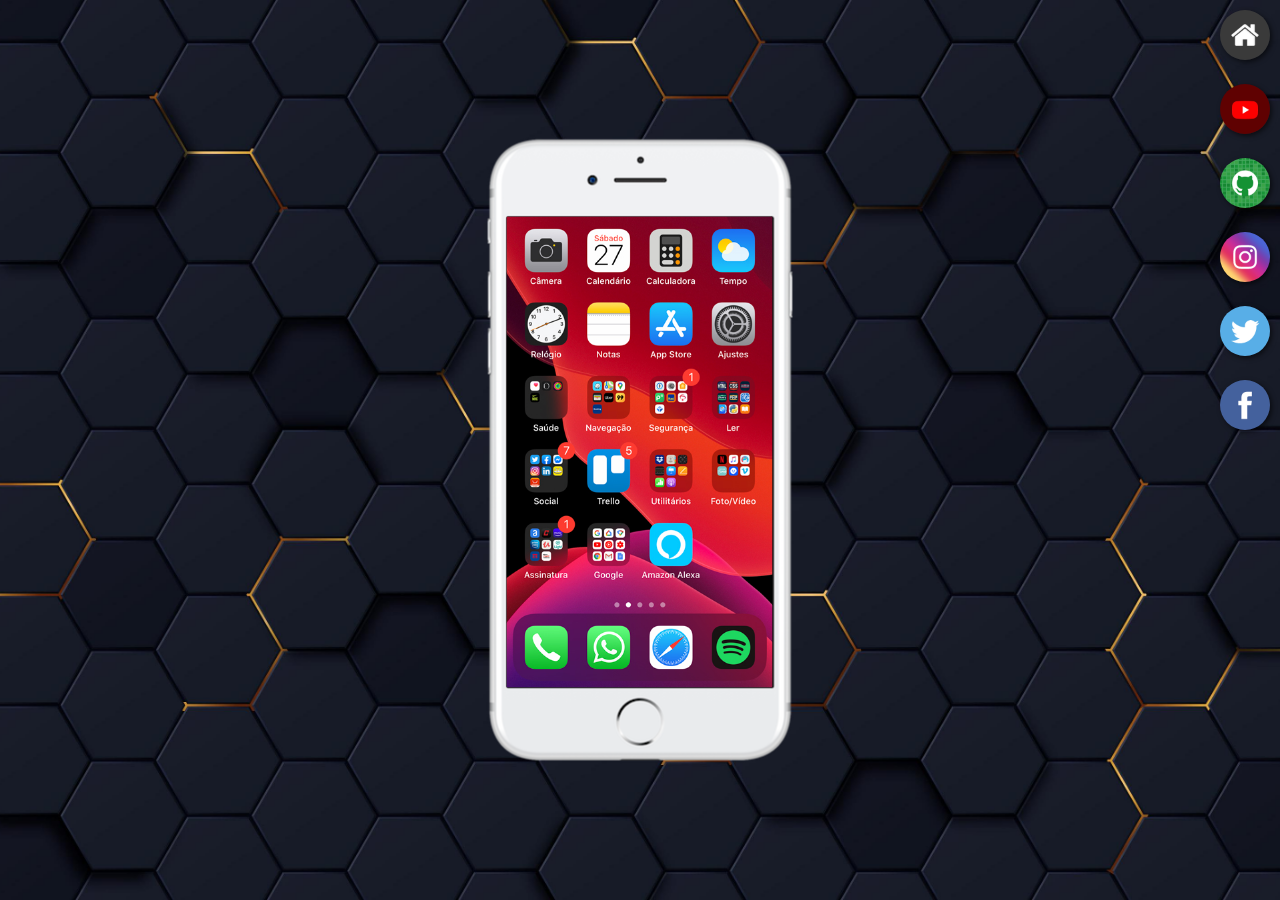
<file: index.html>
<!DOCTYPE html>
<html lang="pt-br">
<head>
    <meta charset="UTF-8">
    <meta name="viewport" content="width=device-width, initial-scale=1.0">
    <title>Projeto Redes Socias</title>
    <link rel="shortcut icon" href="favicon.ico" type="image/x-icon">
    <link rel="stylesheet" href="estilos/style.css">
</head>
<body>
    <main>
        <section id="telefone">
            <iframe src="home.html" name="tela" id="tela" frameborder="0">
                Seu navegador não é compatível com isso!
            </iframe>
        </section>
        <section id="redes-sociais">
            <a href="home.html" target="tela"><img src="imagens/logo-home.jpg" alt="Home"></a>  <br>
            <a href="youtube.html" target="tela"><img src="imagens/logo-youtube.jpg" alt="Youtube"></a> <br>
            <a href="github.html" target="tela"><img src="imagens/logo-github.jpg" alt="Github"></a> <br>
            <a href="instagram.html" target="tela"><img src="imagens/logo-instagram.jpg" alt="Instagram"></a> <br>
            <a href="twitter.html" target="tela"><img src="imagens/logo-twitter.jpg" alt="Twitter"></a> <br>
            <a href="facebook.html" target="tela"><img src="imagens/logo-facebook.jpg" alt="Facebook"></a>
        </section>
    </main>
</body>
</html>
</file>
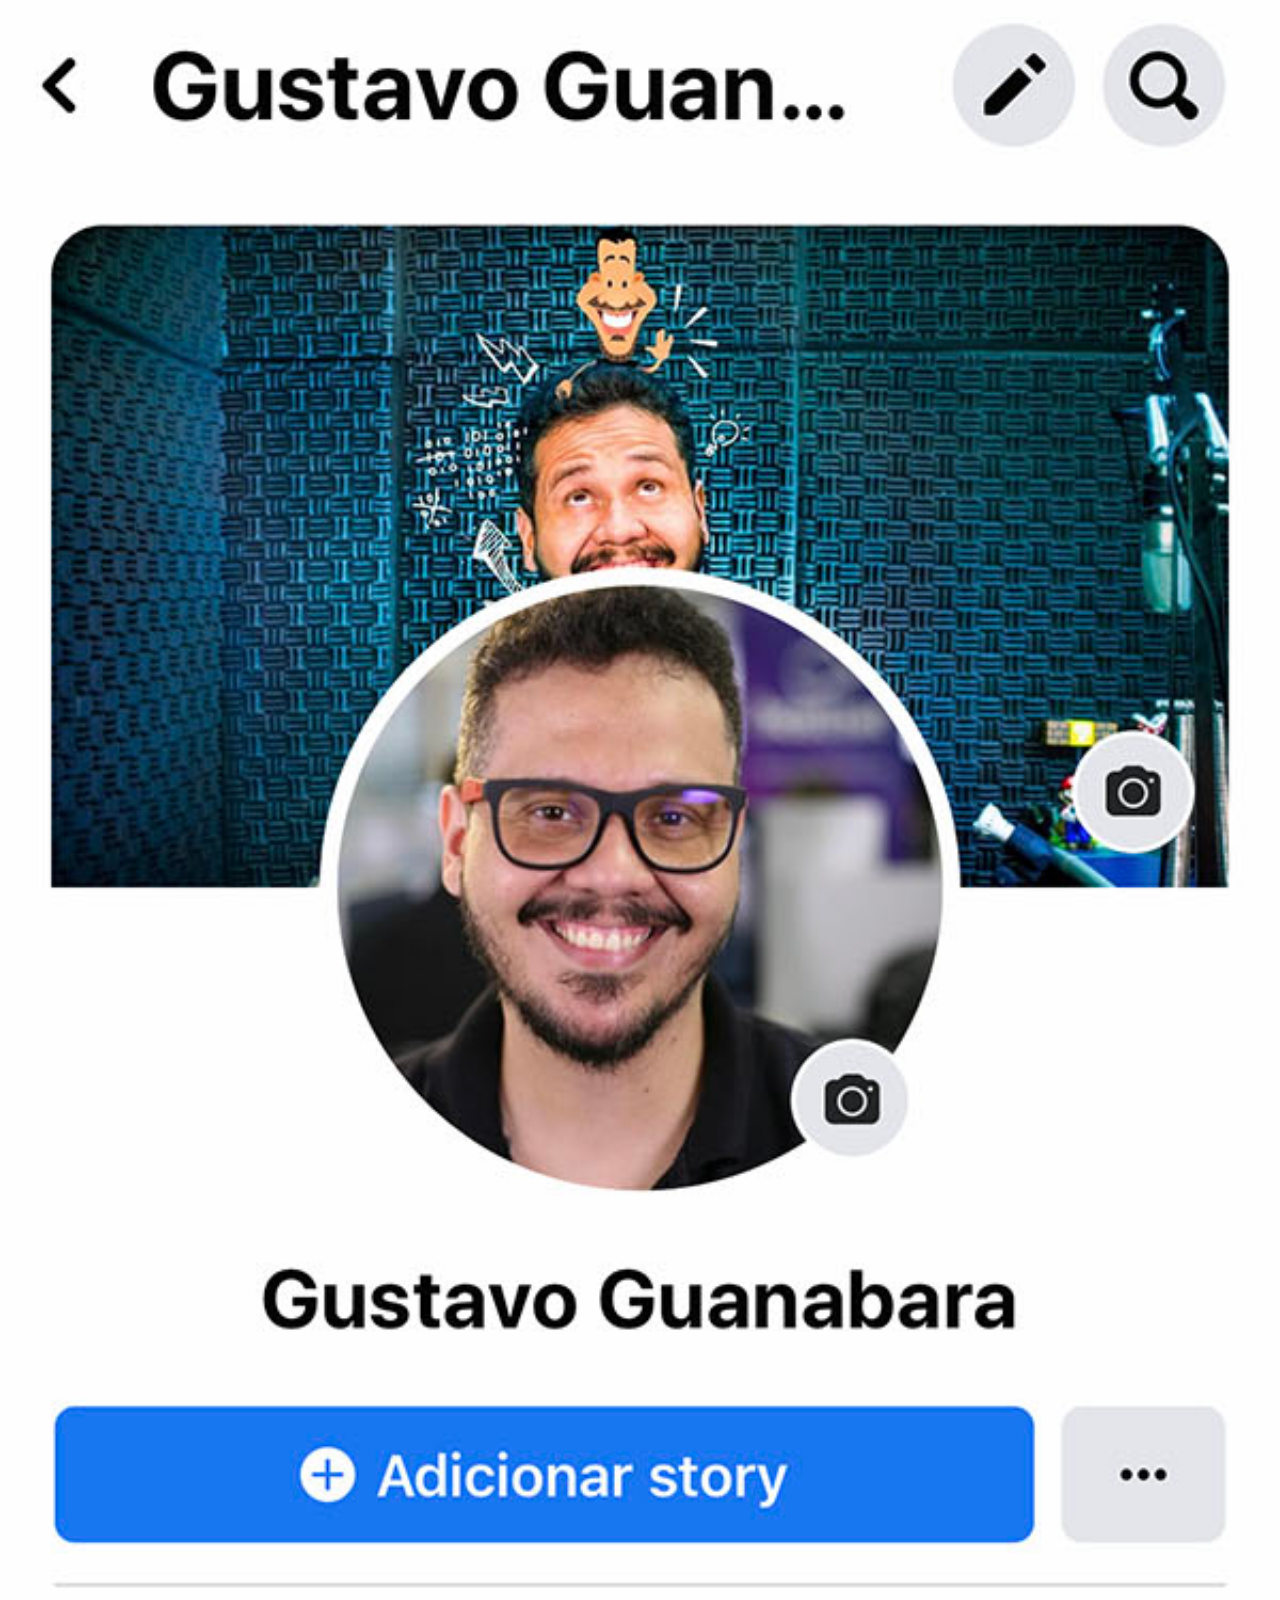
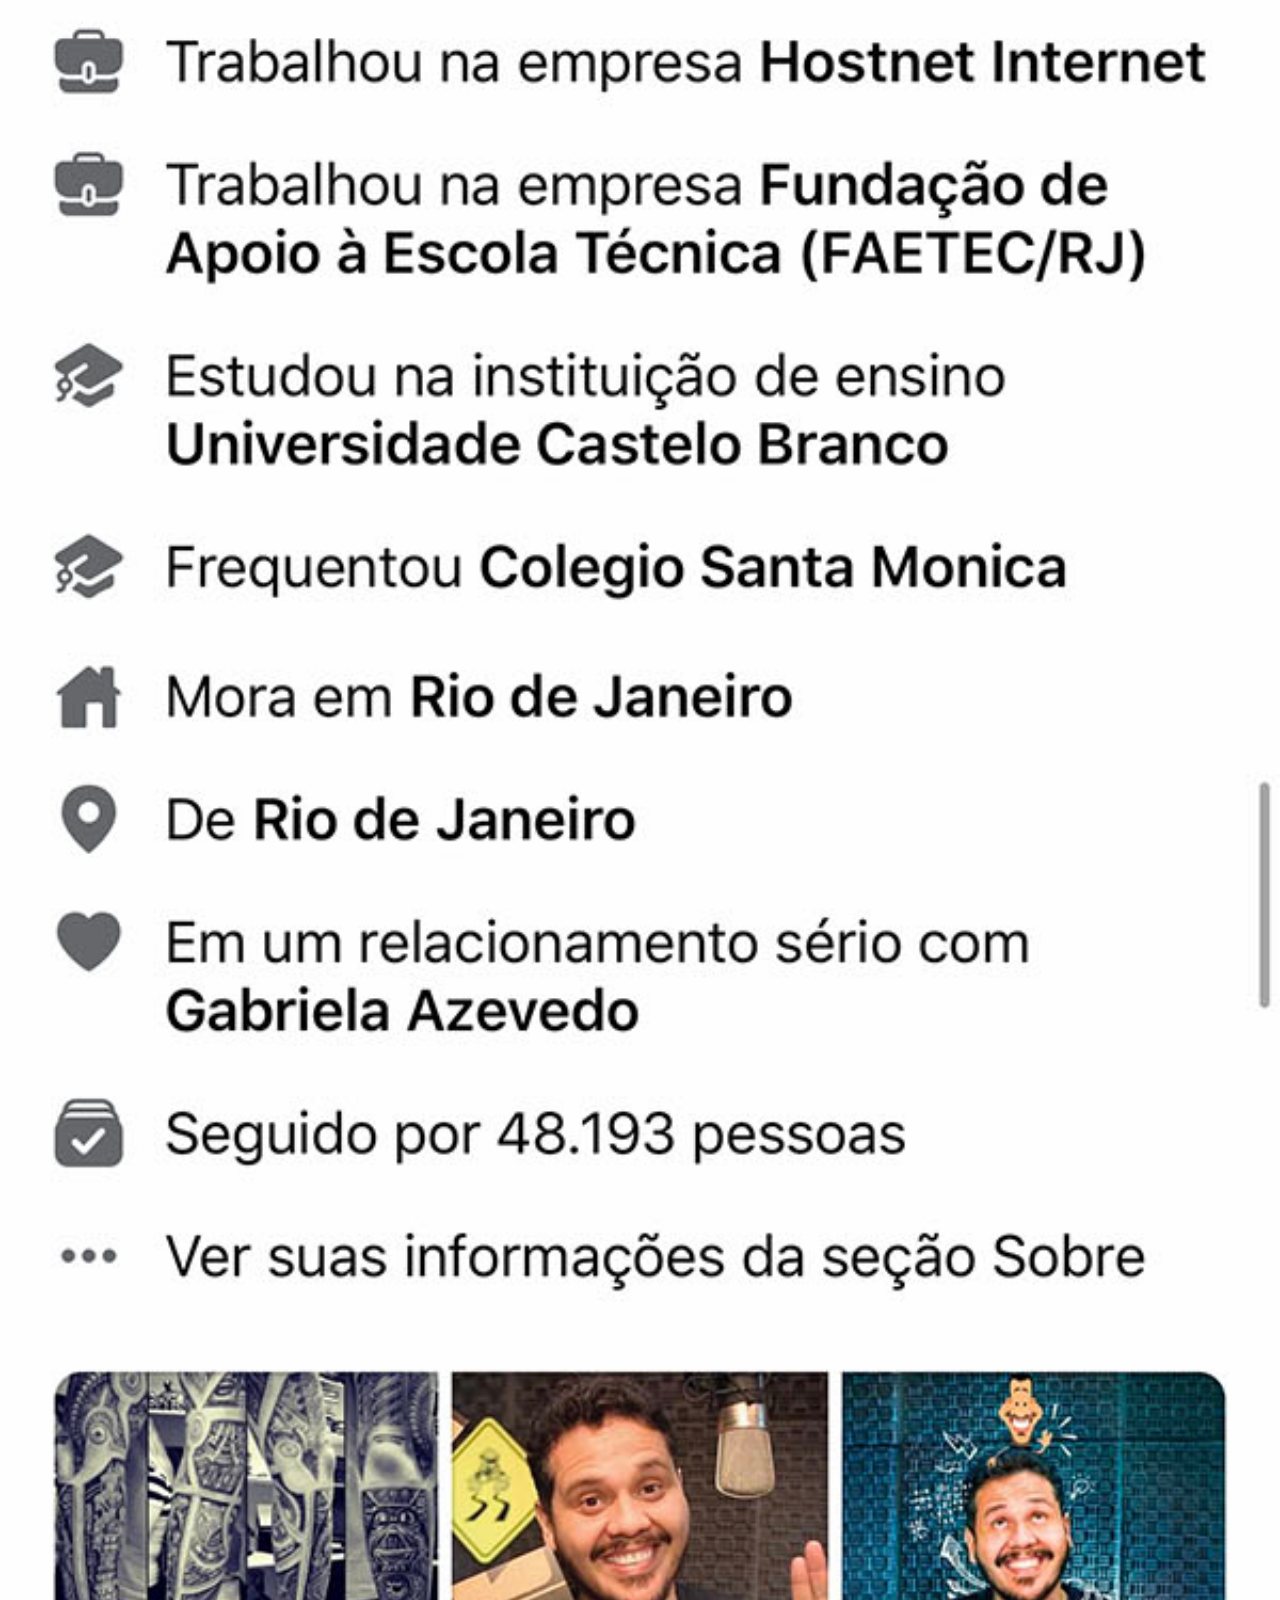
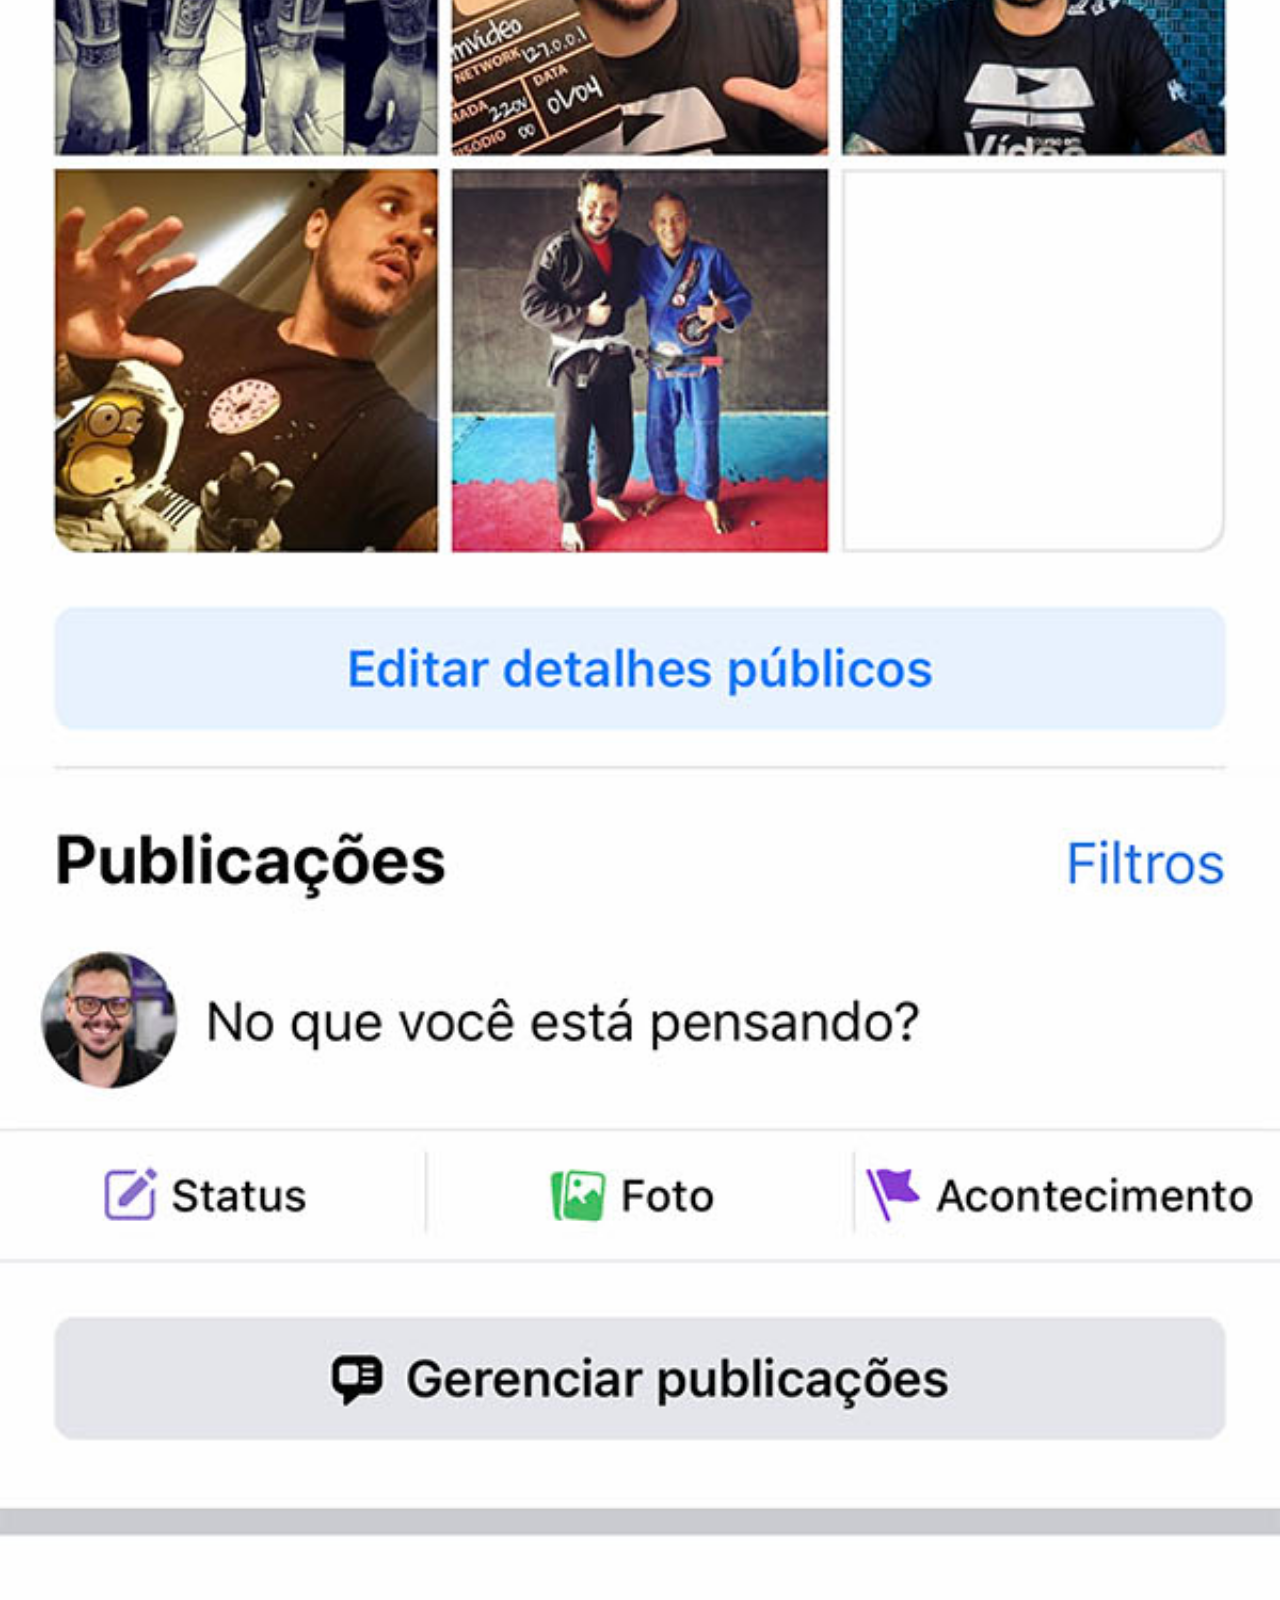
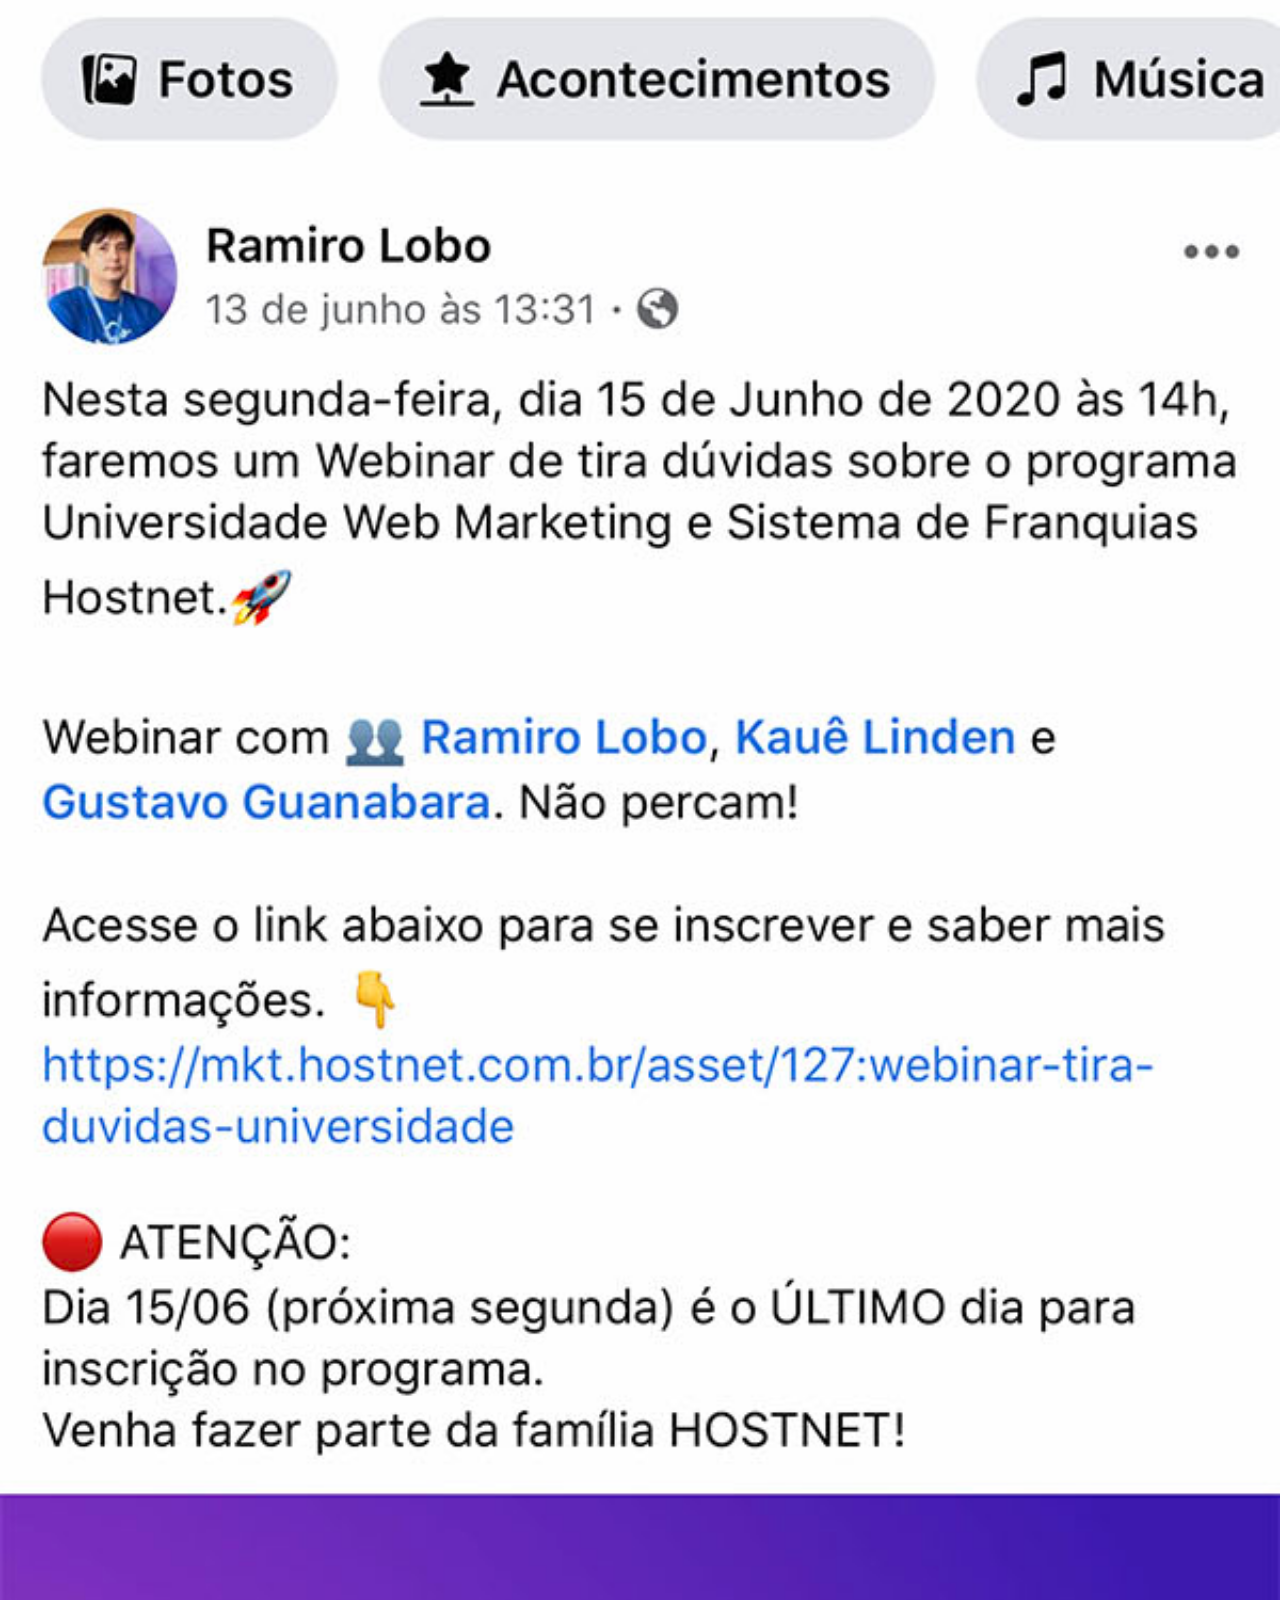
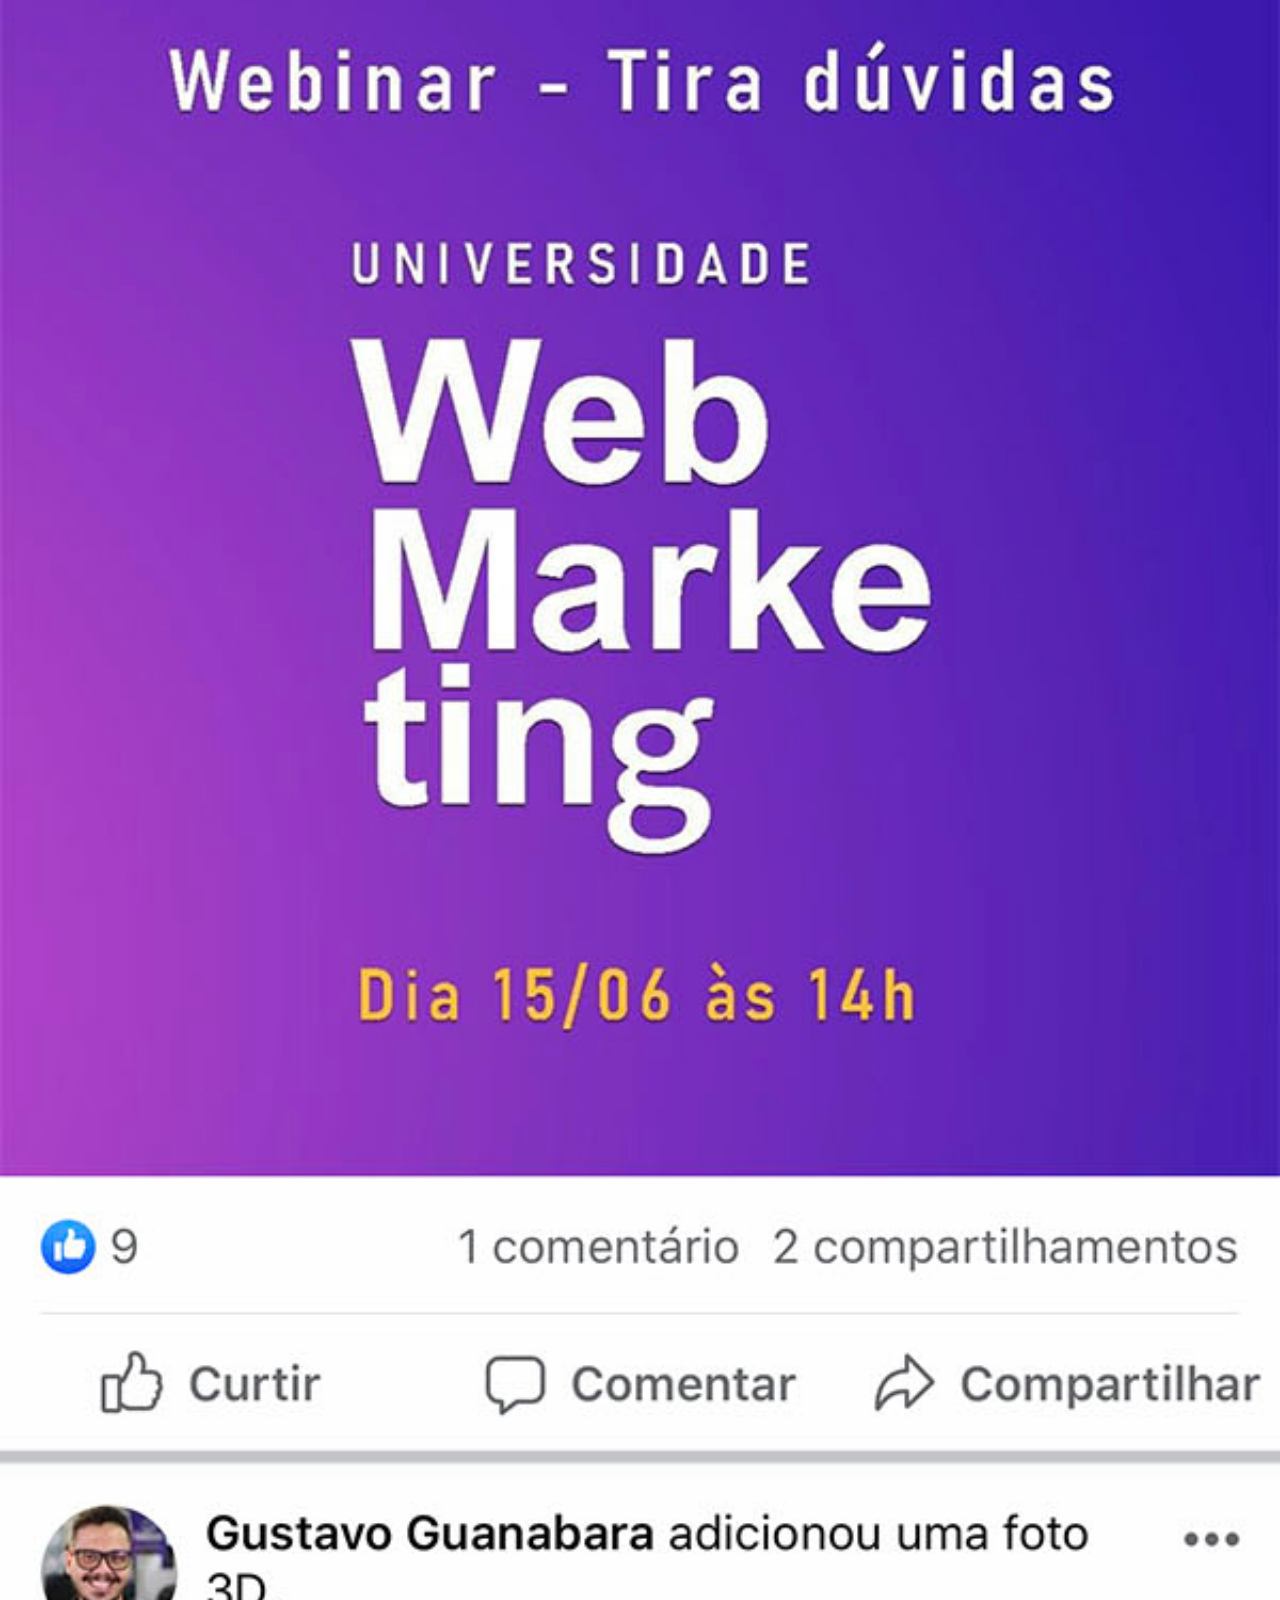
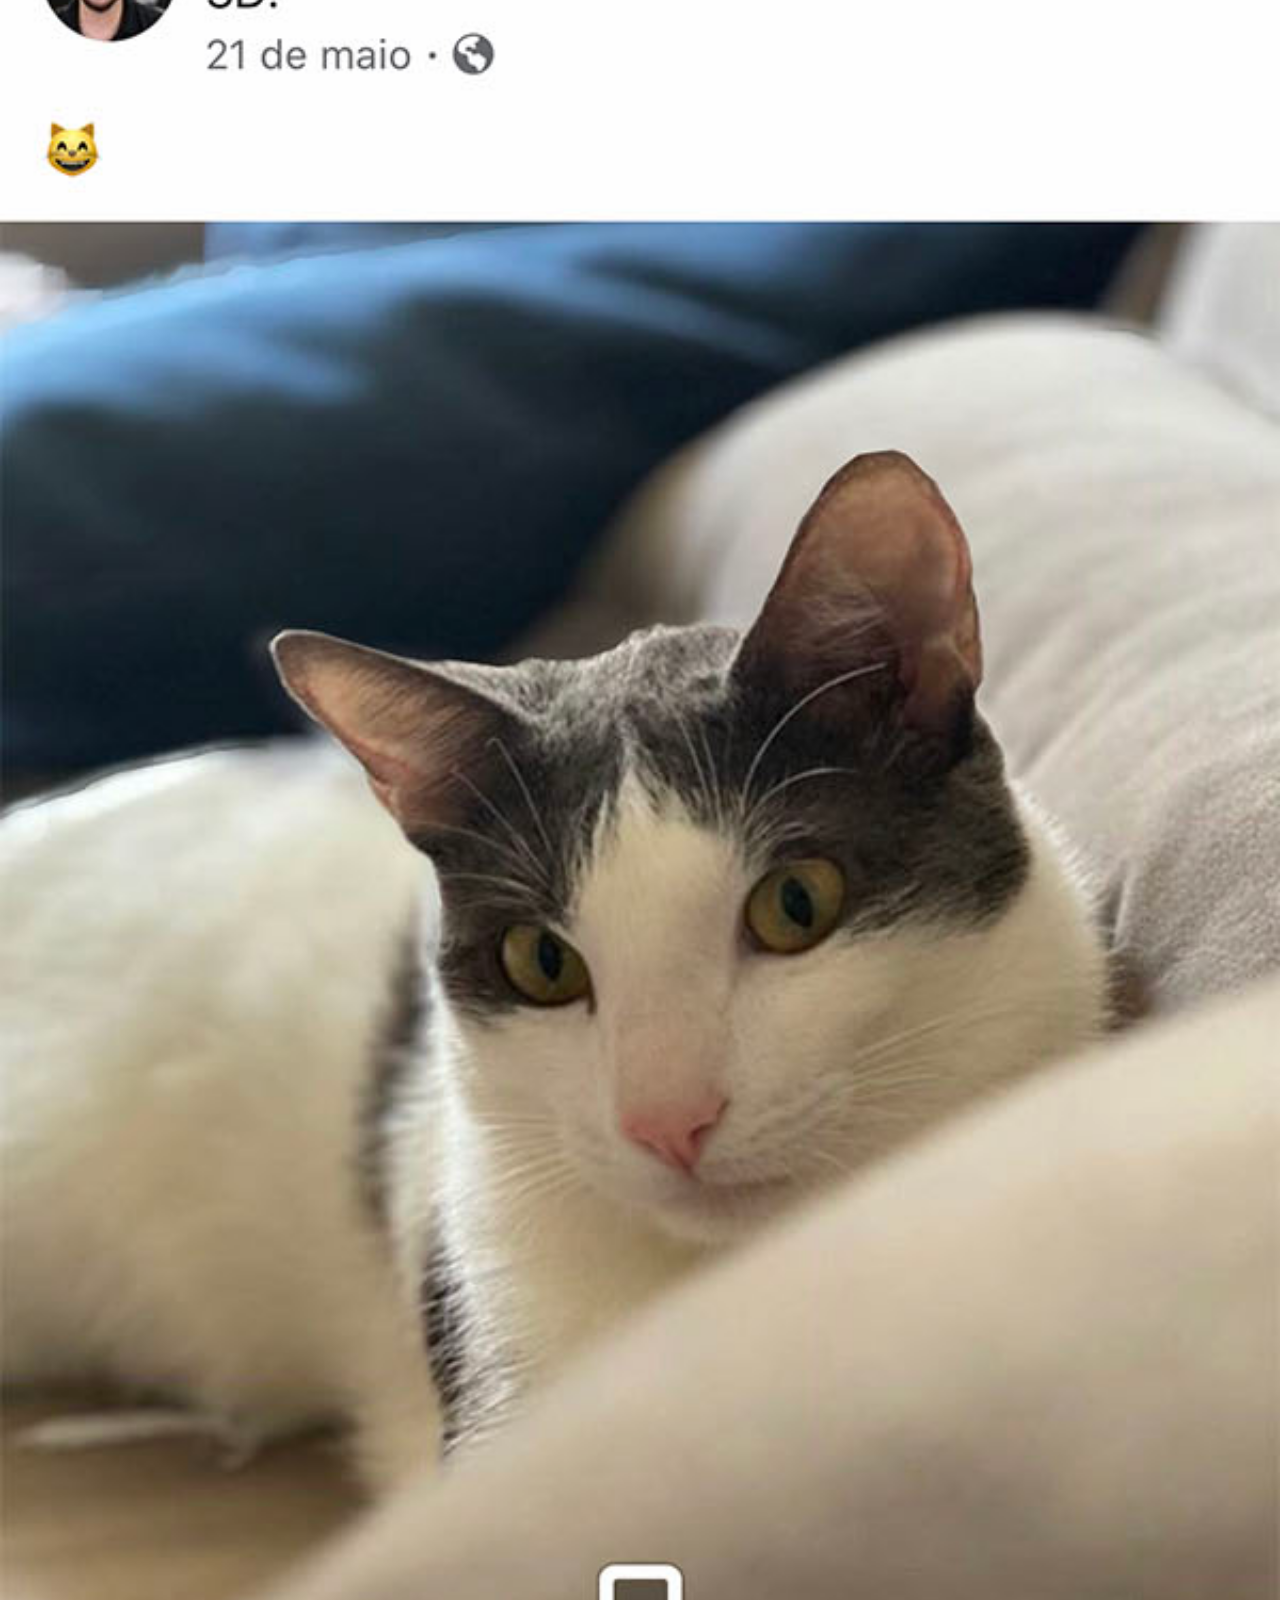
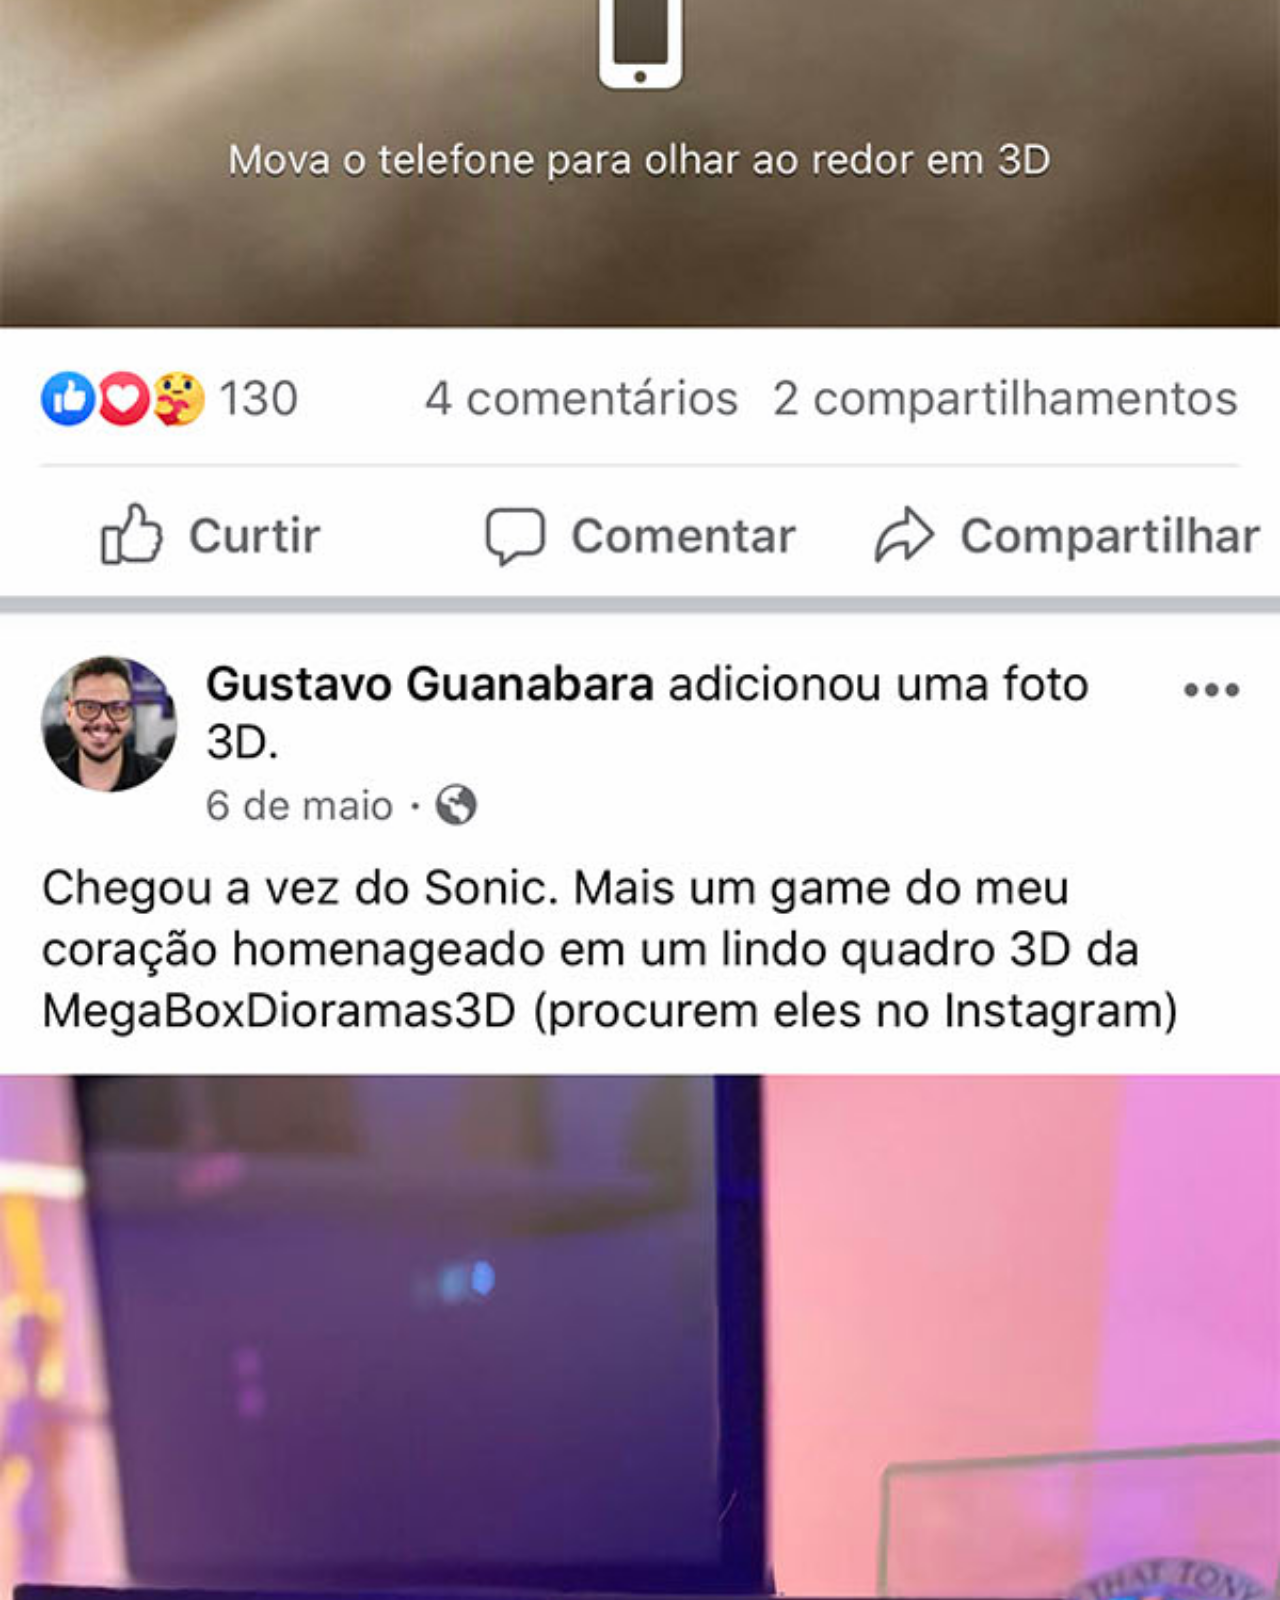
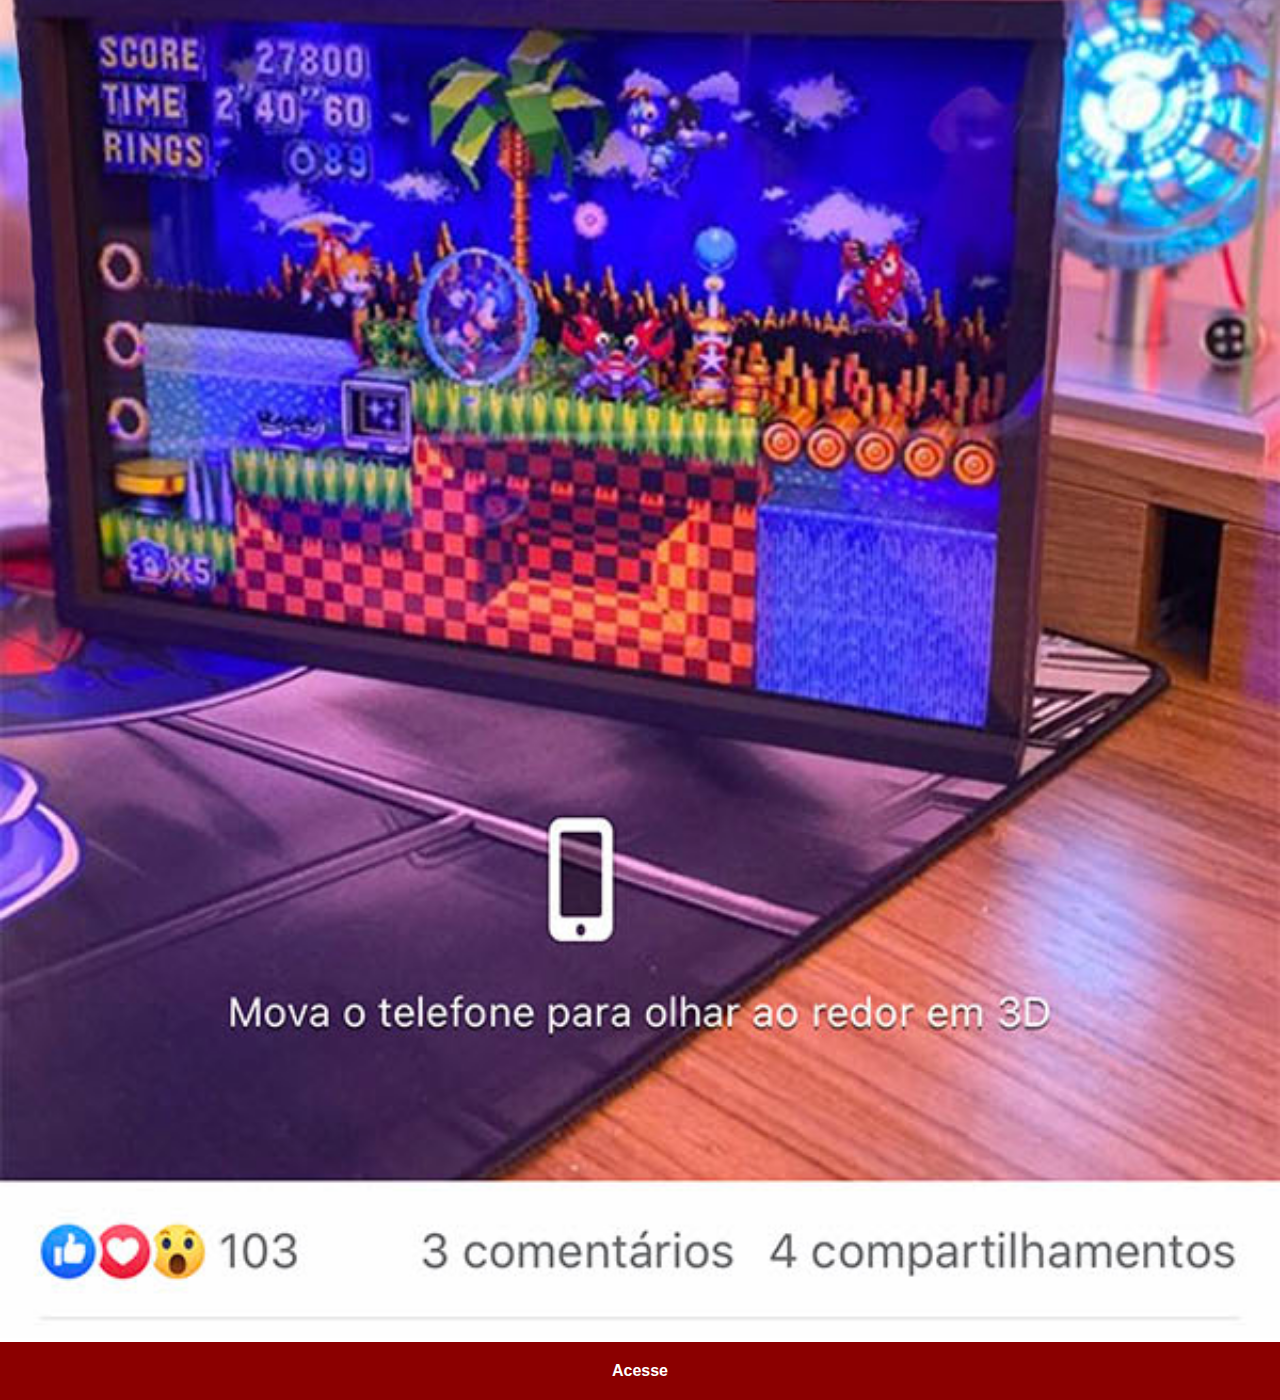
<file: facebook.html>
<!DOCTYPE html>
<html lang="pt-br">

<head>
    <meta charset="UTF-8">
    <meta name="viewport" content="width=device-width, initial-scale=1.0">
    <title>Facebook</title>
    <link rel="stylesheet" href="estilos/social.css">
</head>

<body>
    <img src="imagens/tela-facebook.jpg" alt="">
    <a href="#" target="_blank">Acesse</a>
</body>

</html>
</file>
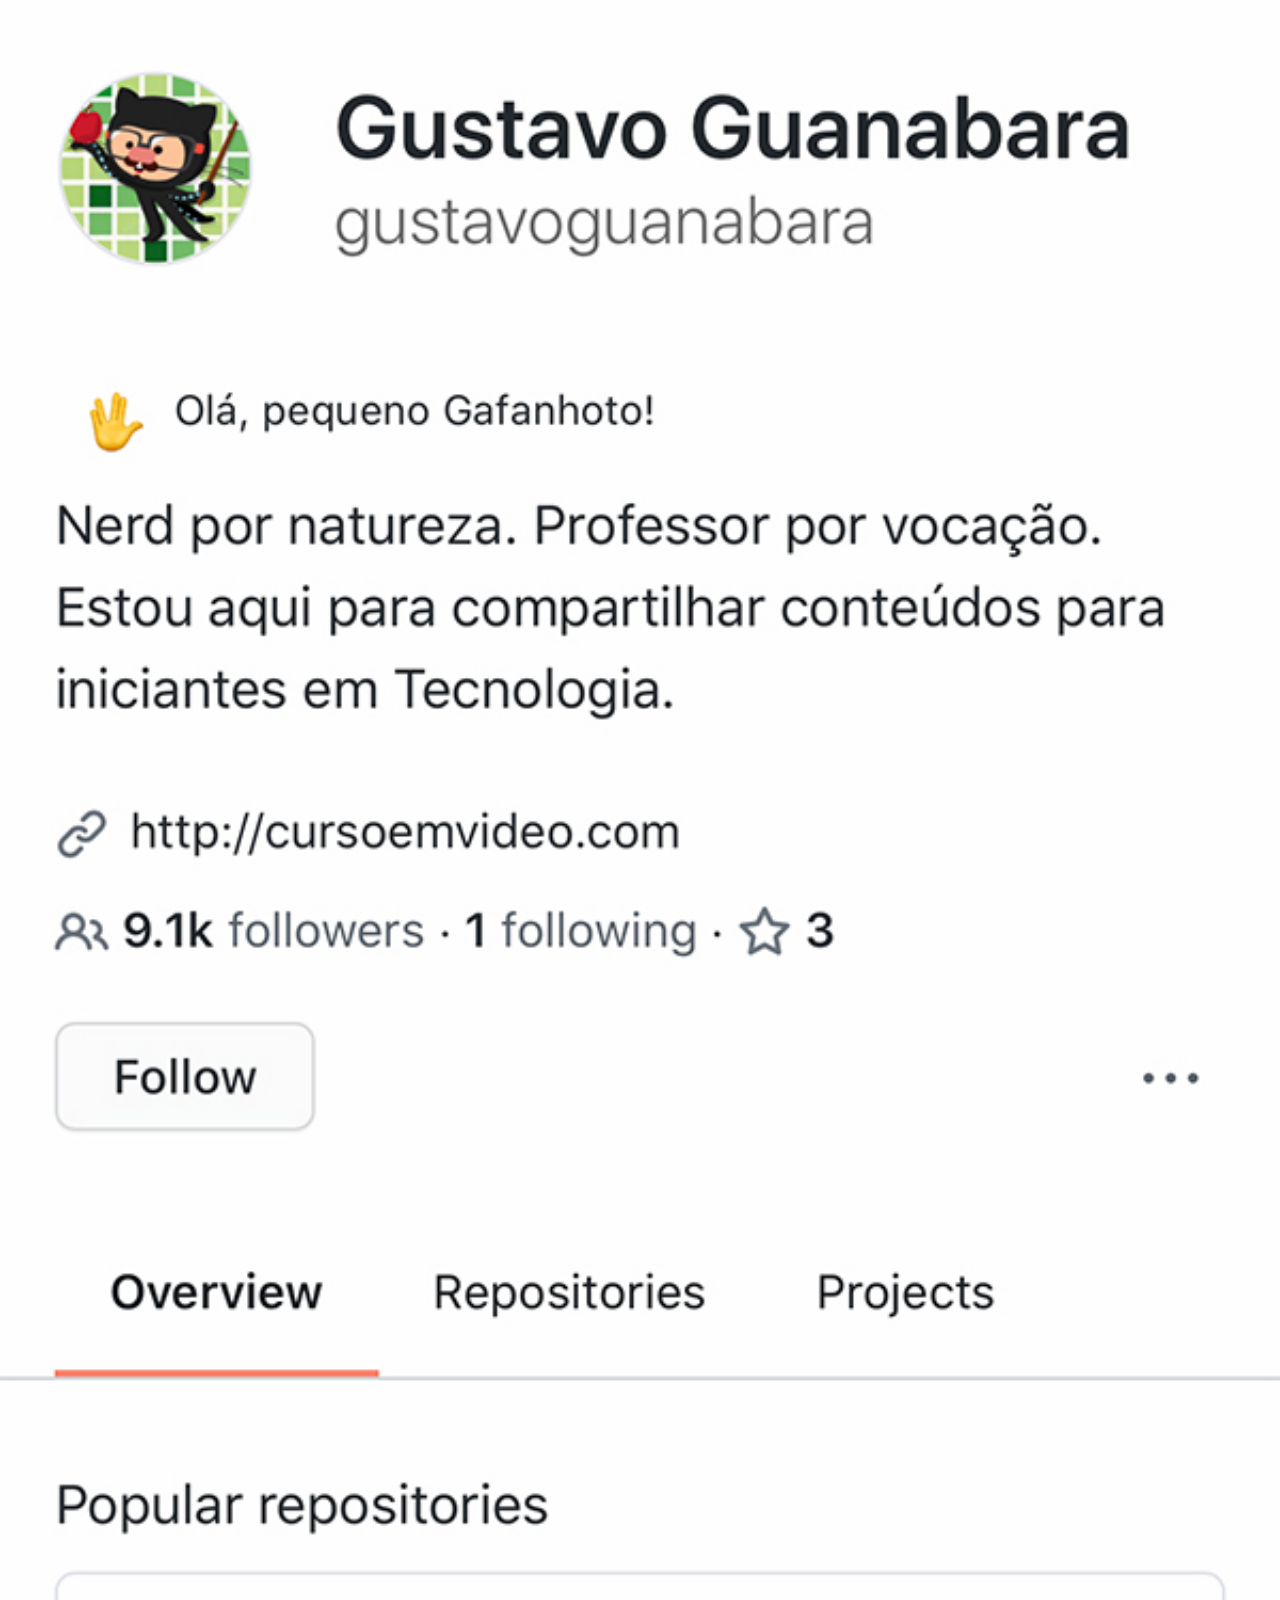
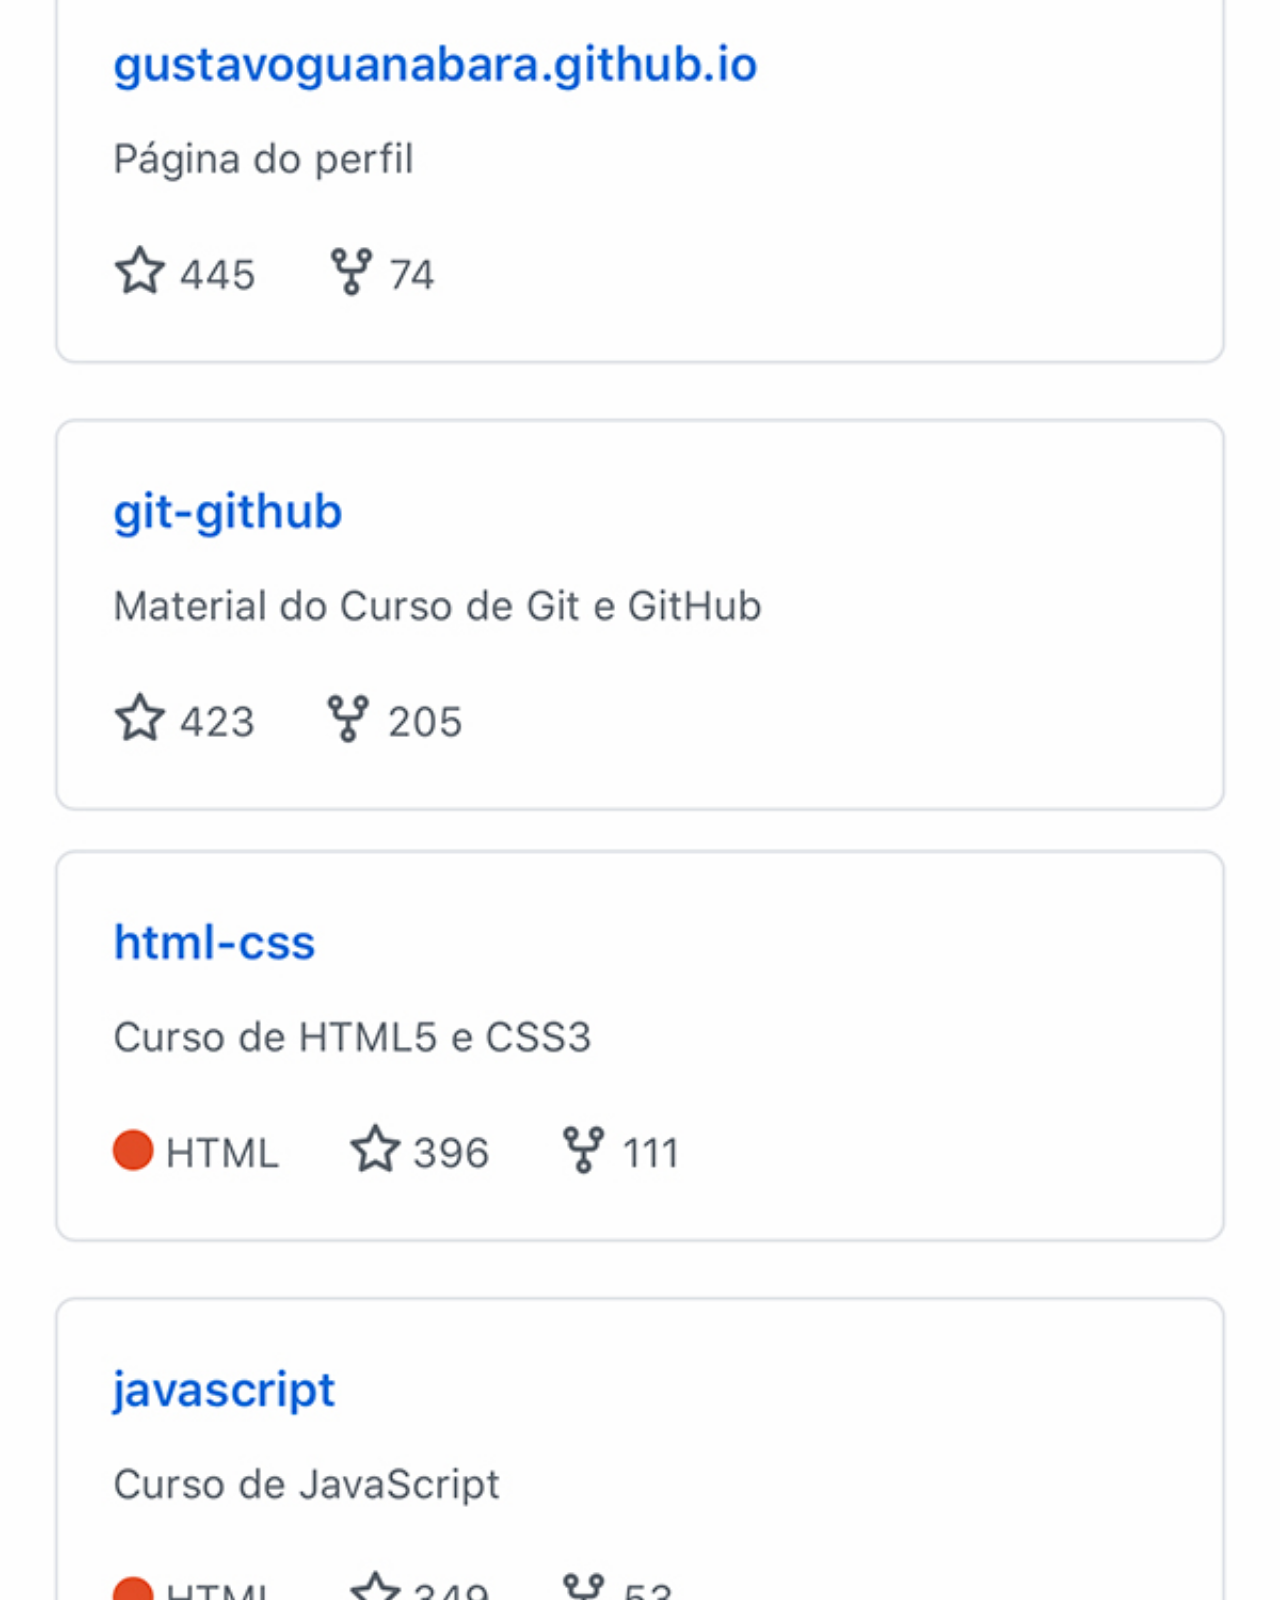
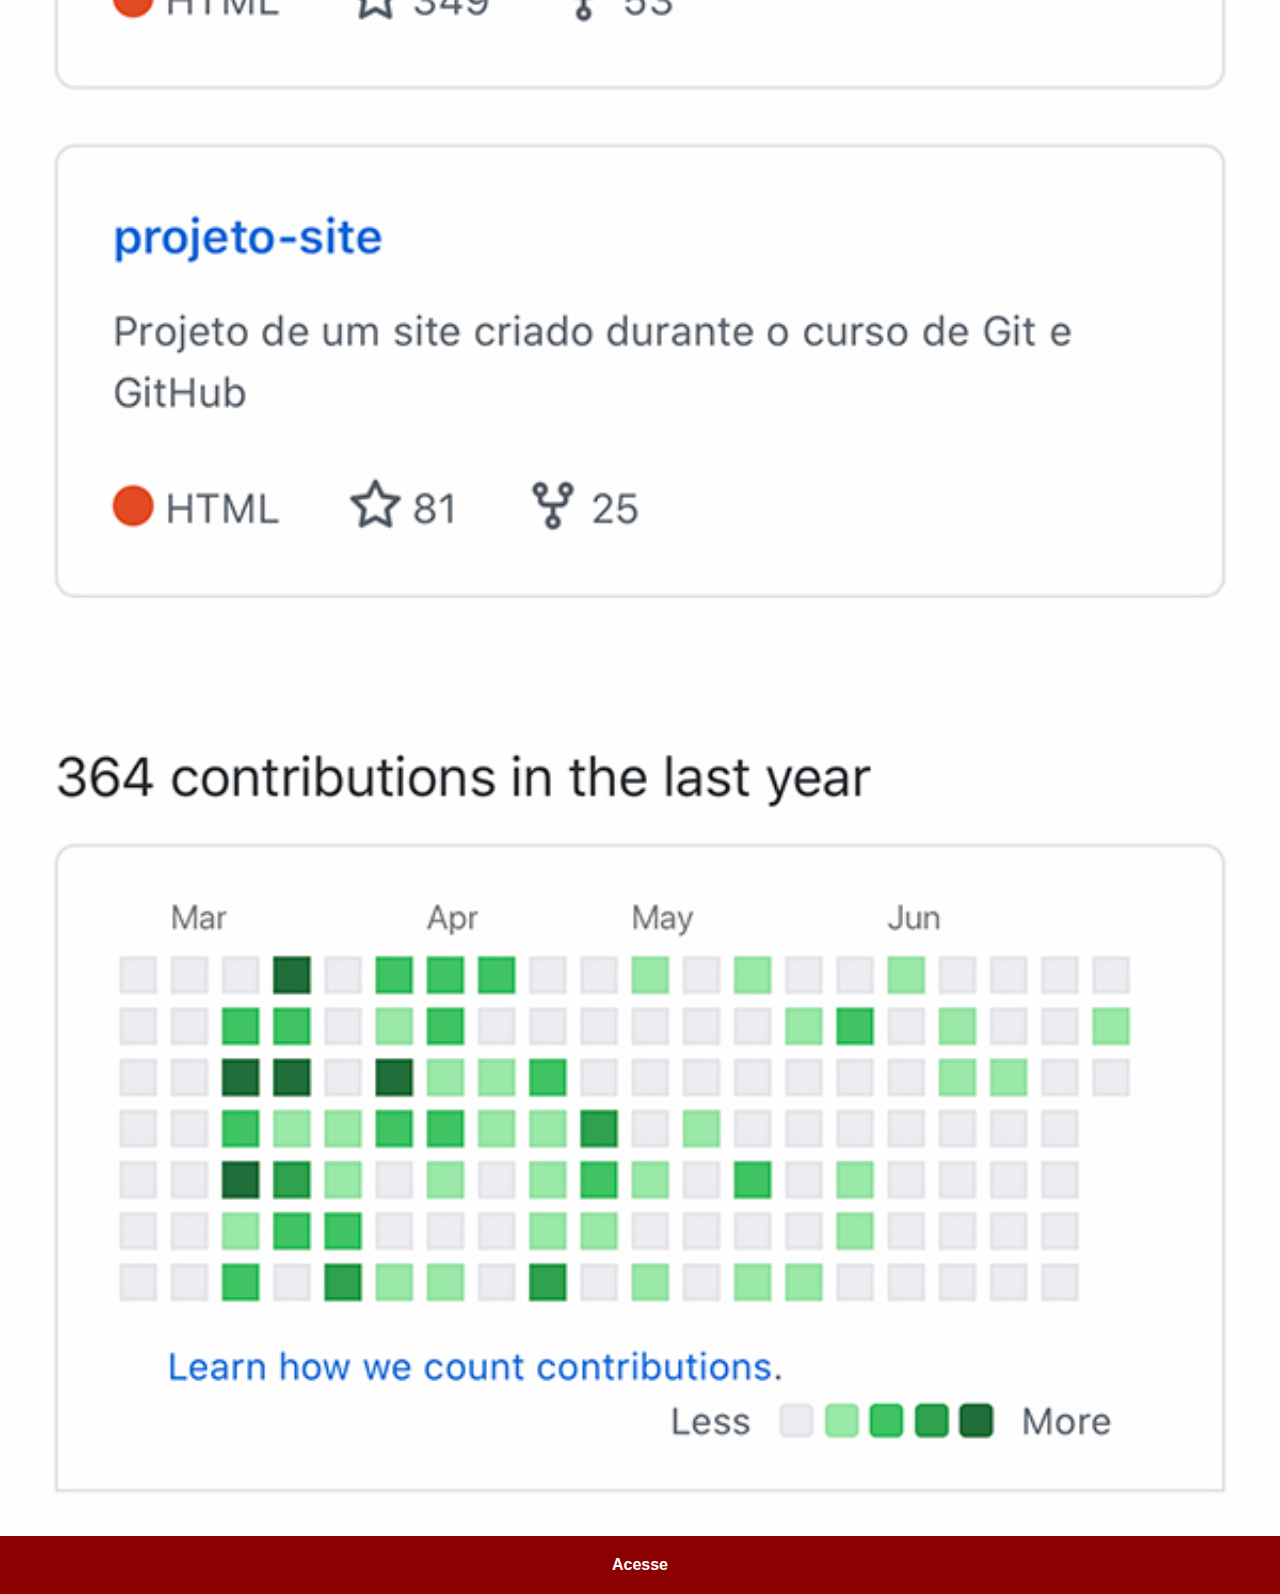
<file: github.html>
<!DOCTYPE html>
<html lang="pt-br">

<head>
    <meta charset="UTF-8">
    <meta name="viewport" content="width=device-width, initial-scale=1.0">
    <title>Github</title>
    <link rel="stylesheet" href="estilos/social.css">
</head>

<body>
    <img src="imagens/tela-github.jpg" alt="">
    <a href="#" target="_blank">Acesse</a>
</body>

</html>
</file>
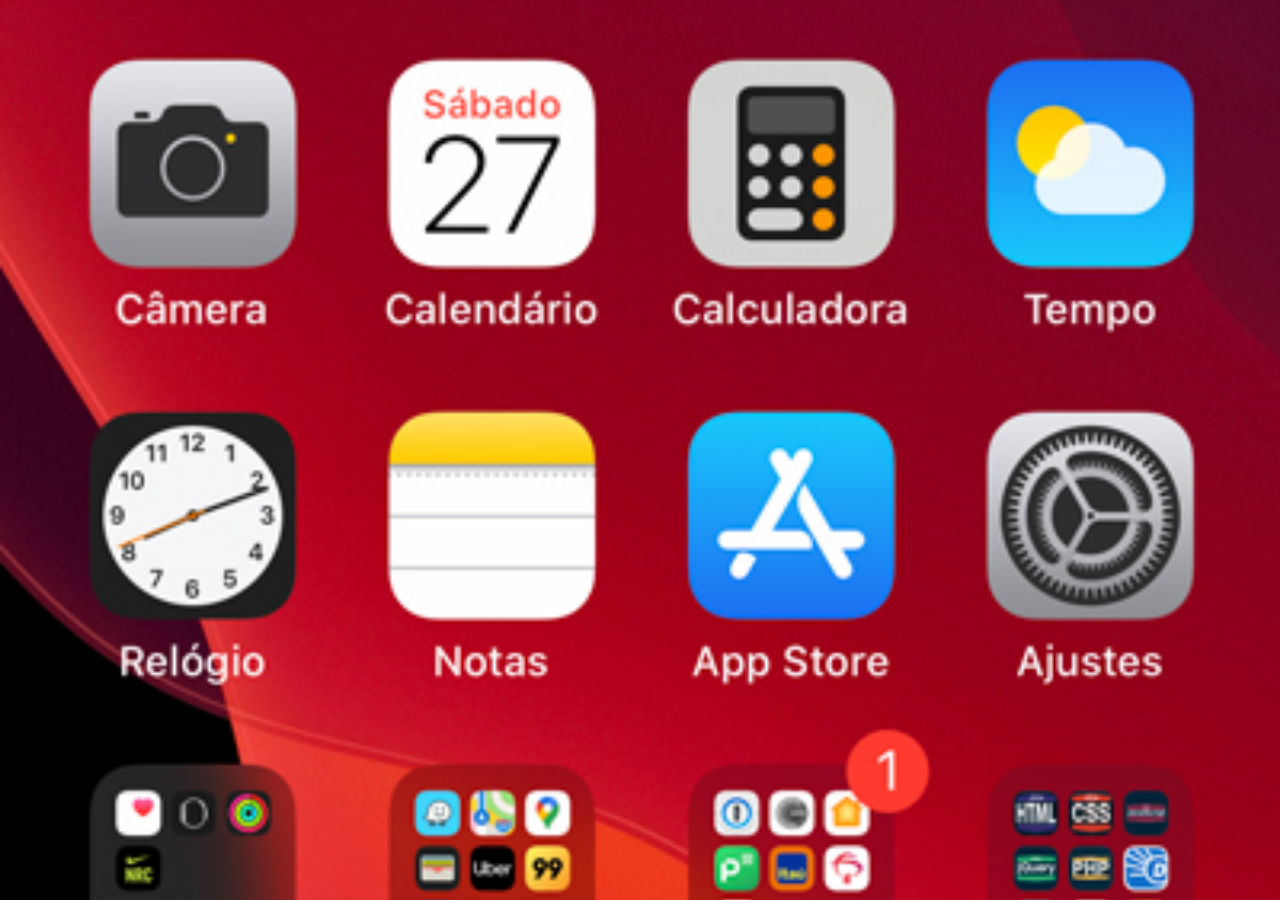
<file: home.html>
<!DOCTYPE html>
<html lang="pt-br">
<head>
    <meta charset="UTF-8">
    <meta name="viewport" content="width=device-width, initial-scale=1.0">
    <title>Home</title>
    <style>
        * {
            margin: 0px;
            padding: 0px;
        }

        body {
            width: 100vw;
            height: 100vh;
            background: black url(imagens/tela-home.jpg) no-repeat top center;
            background-size: cover;
        }
    </style>
</head>
<body>
    
</body>
</html>
</file>
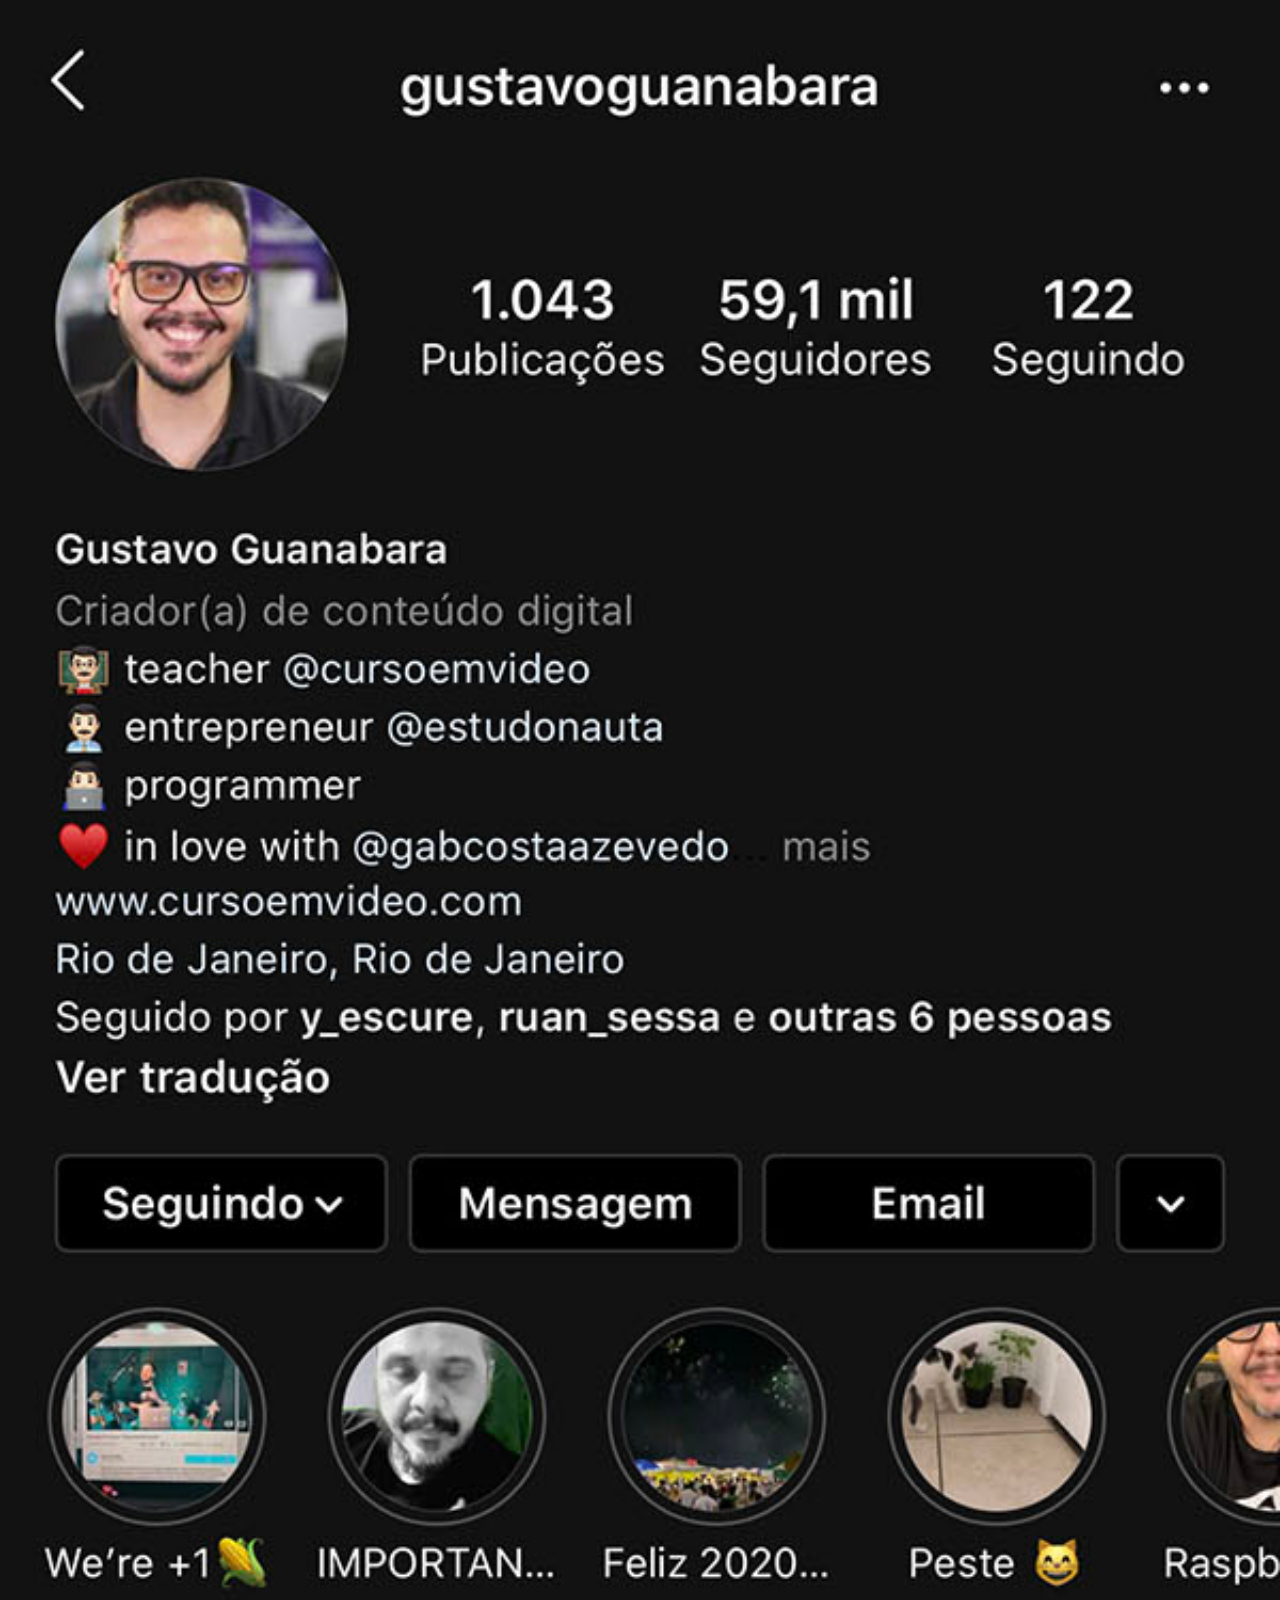
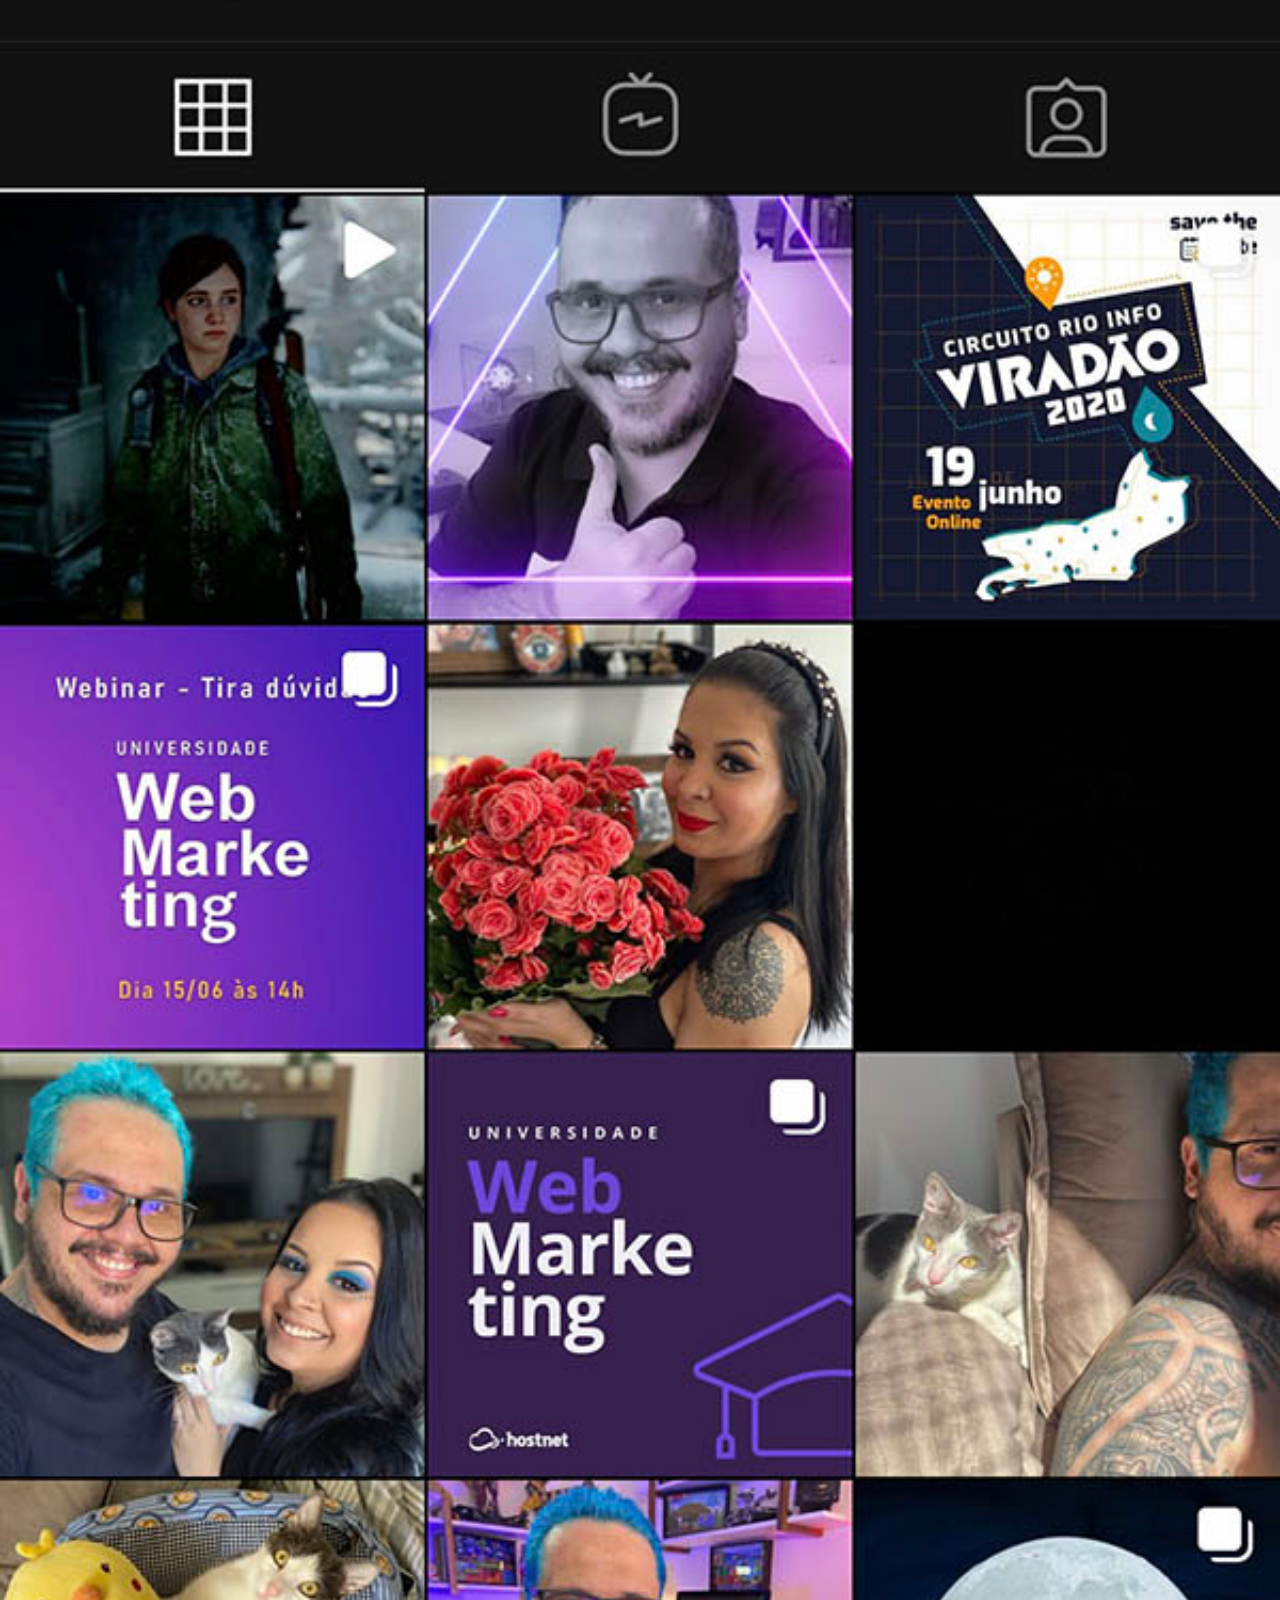
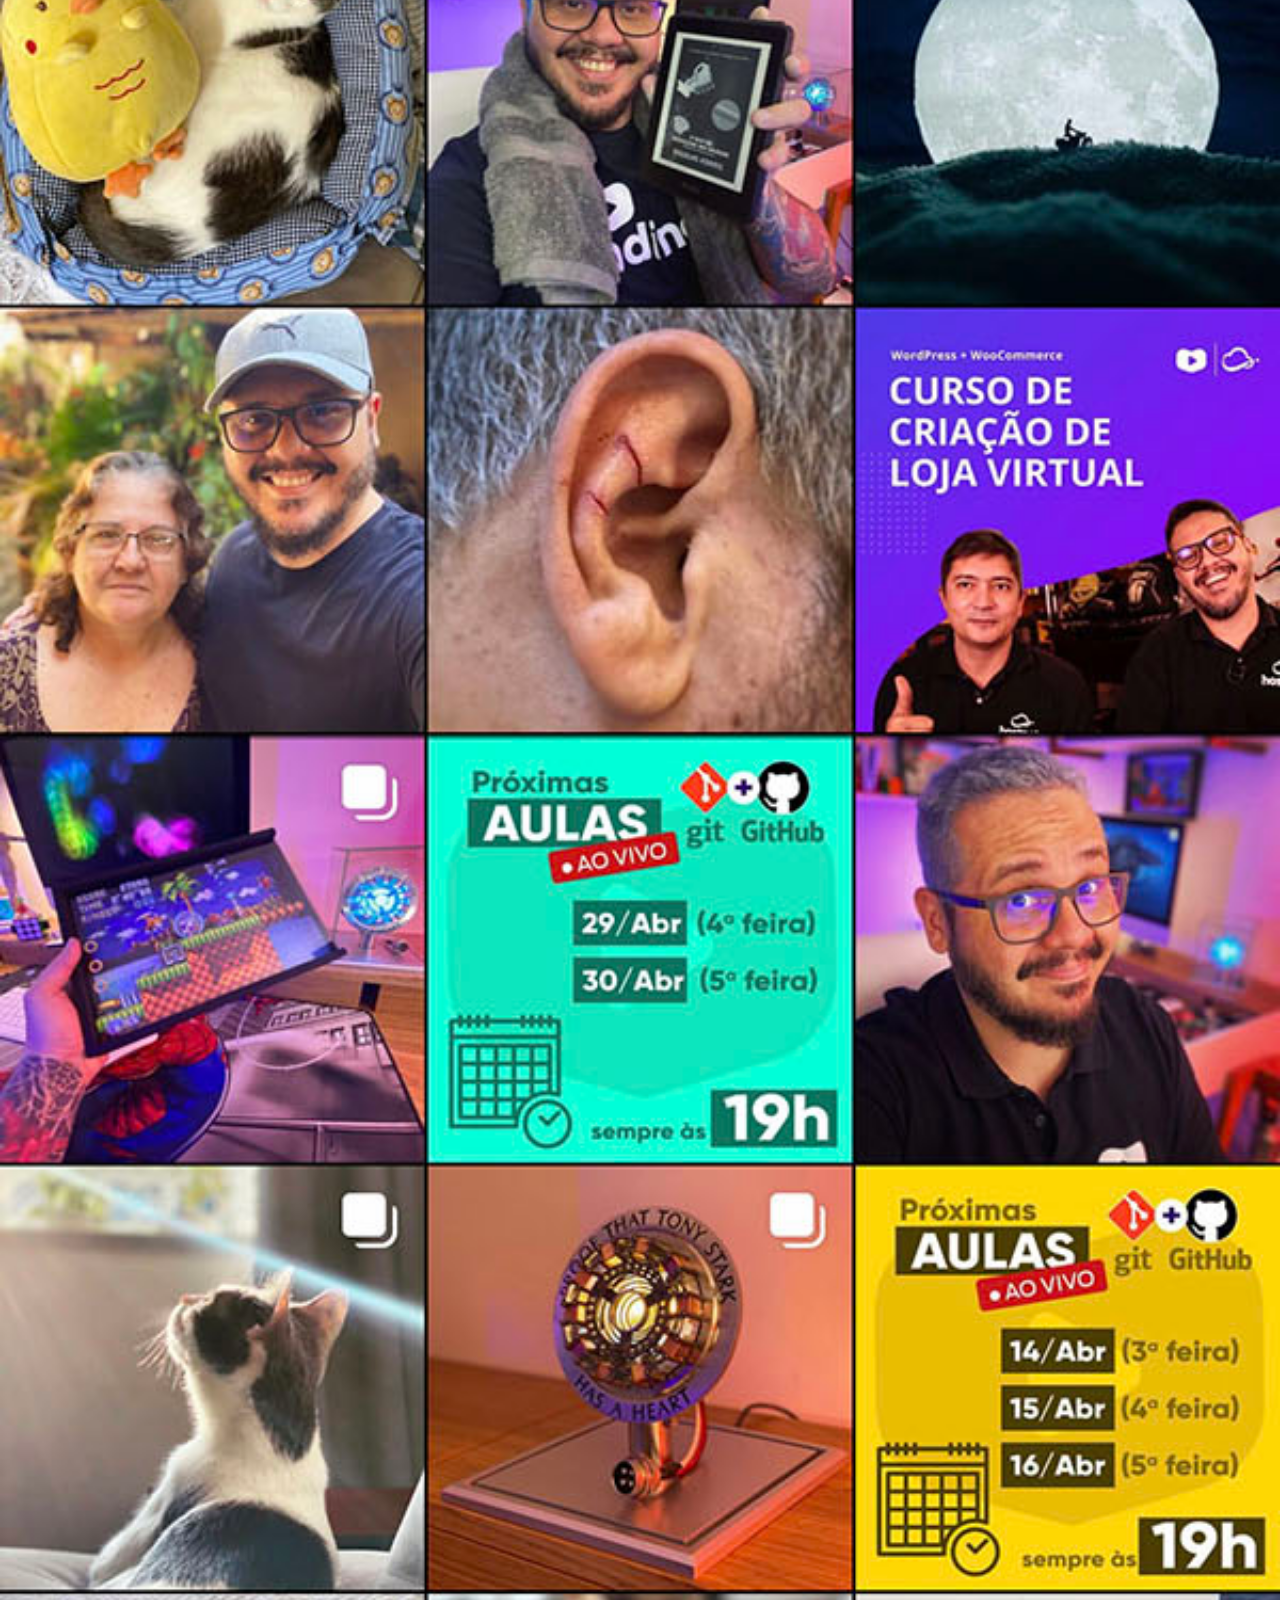
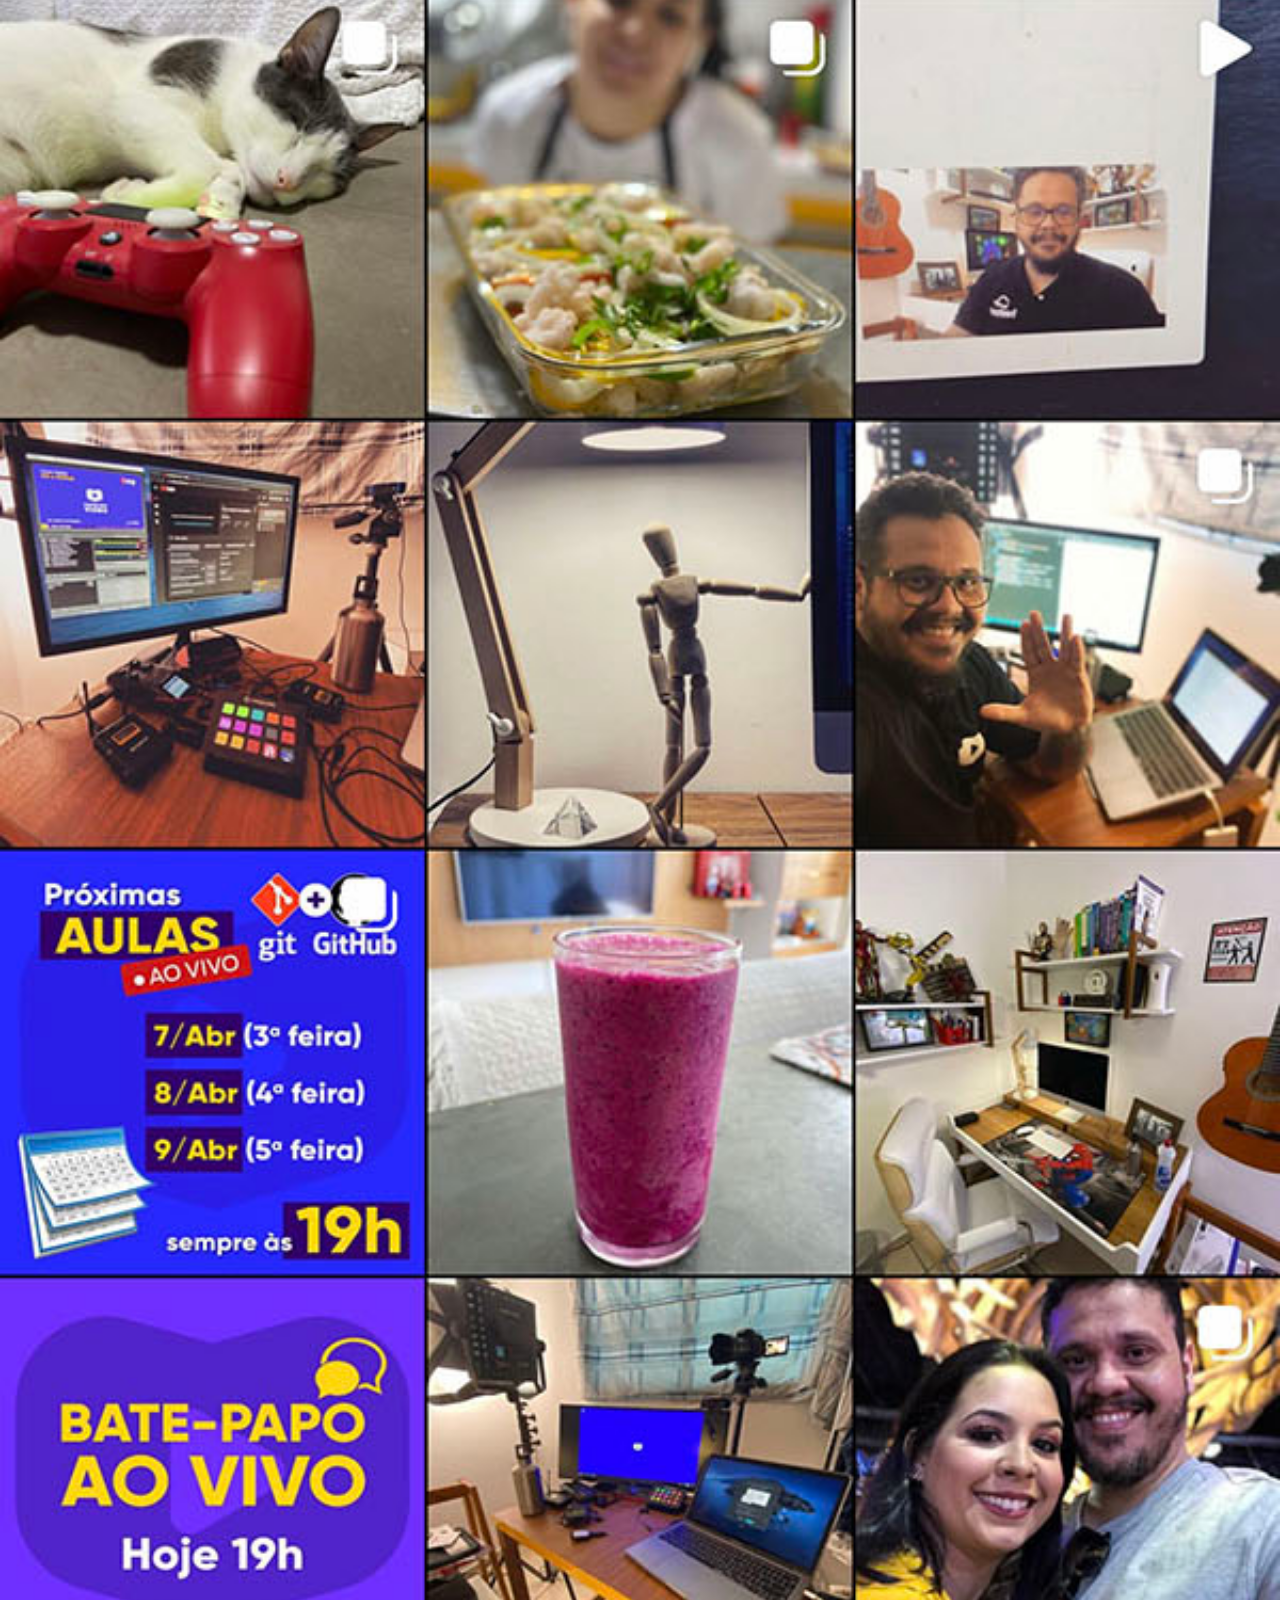
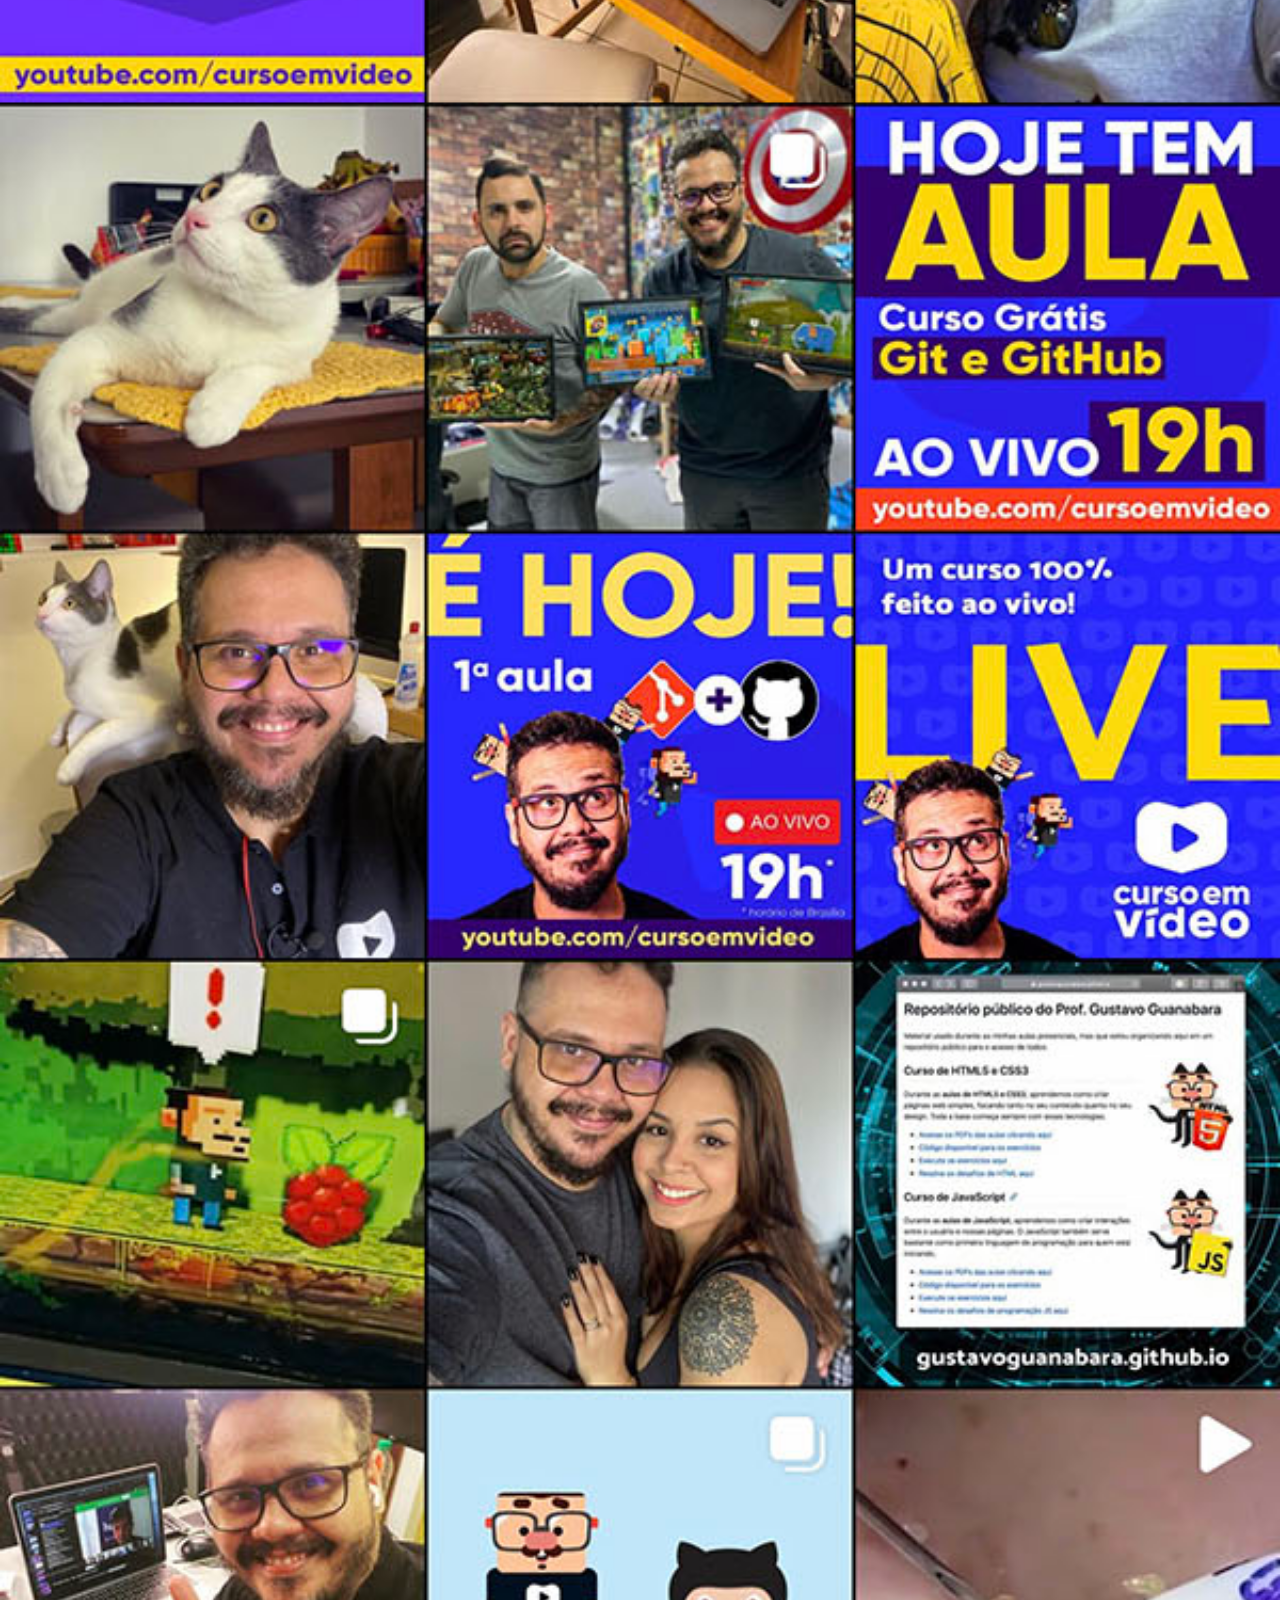
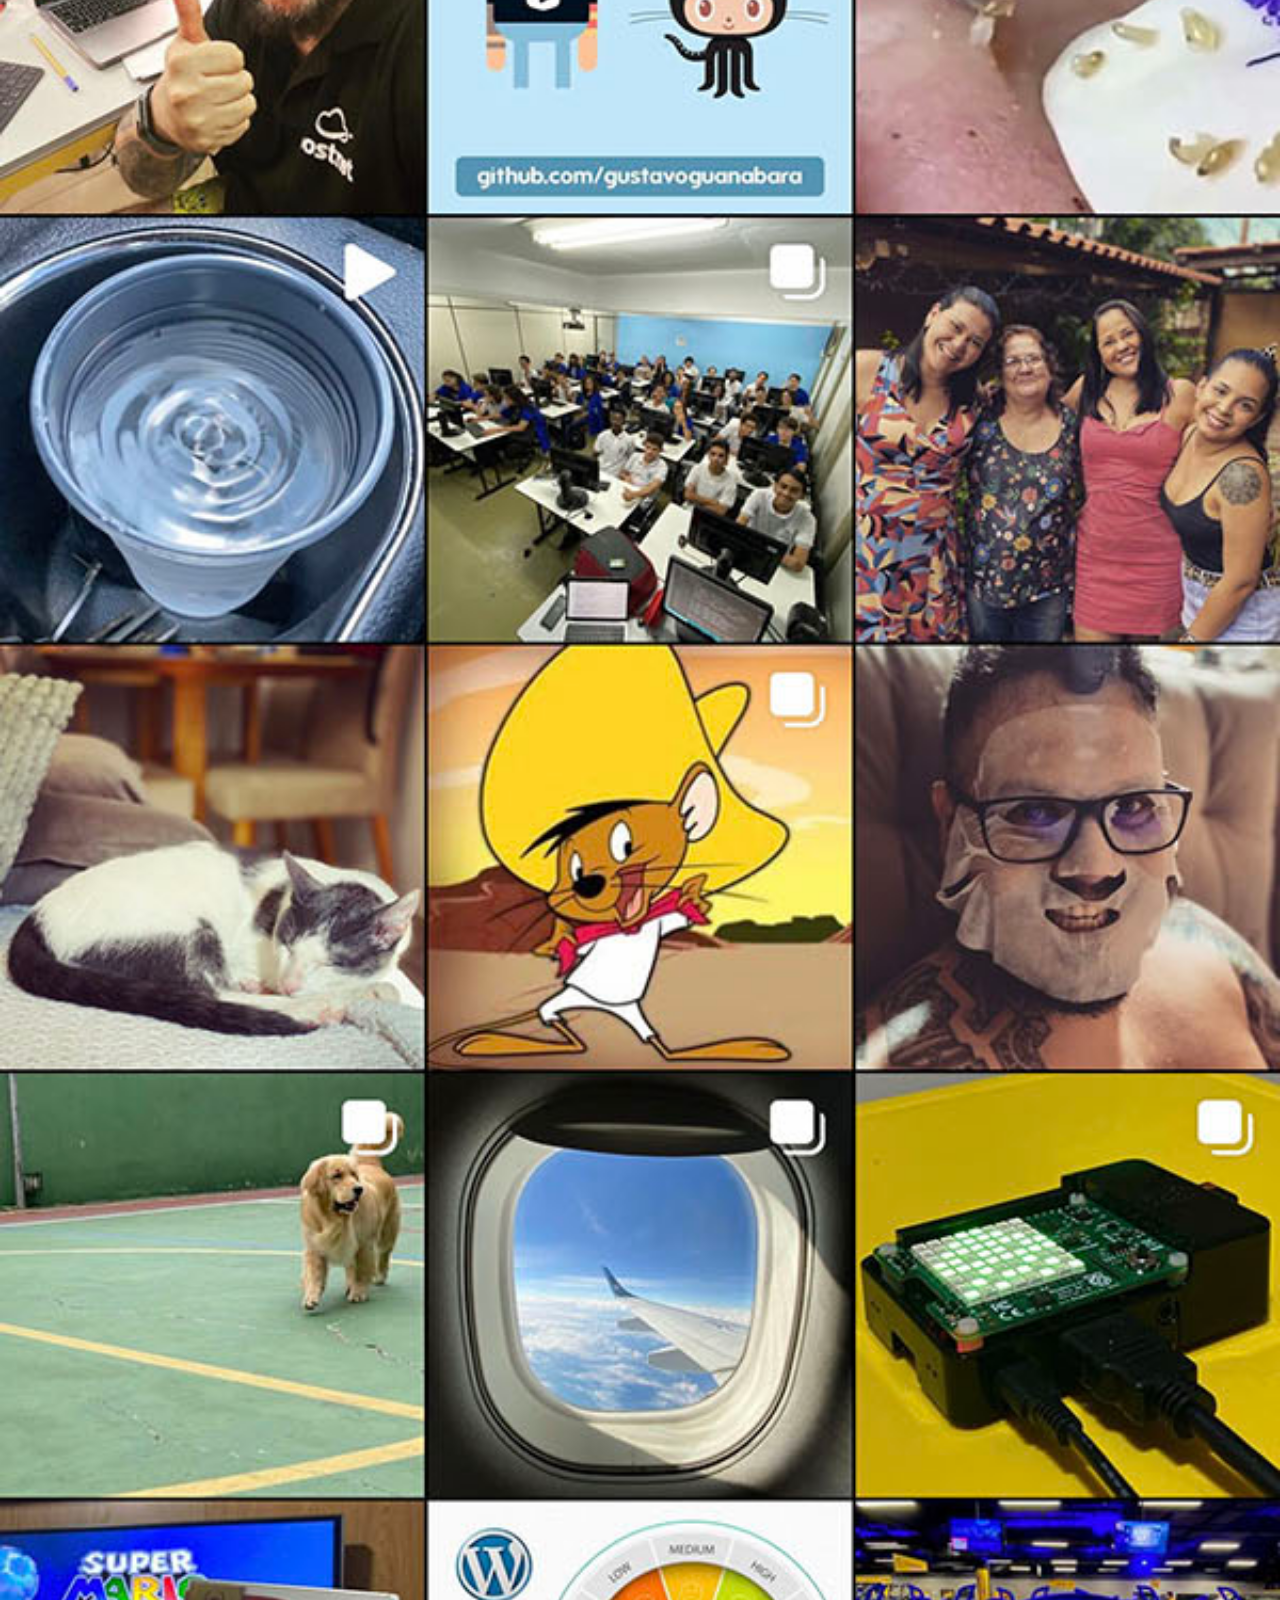
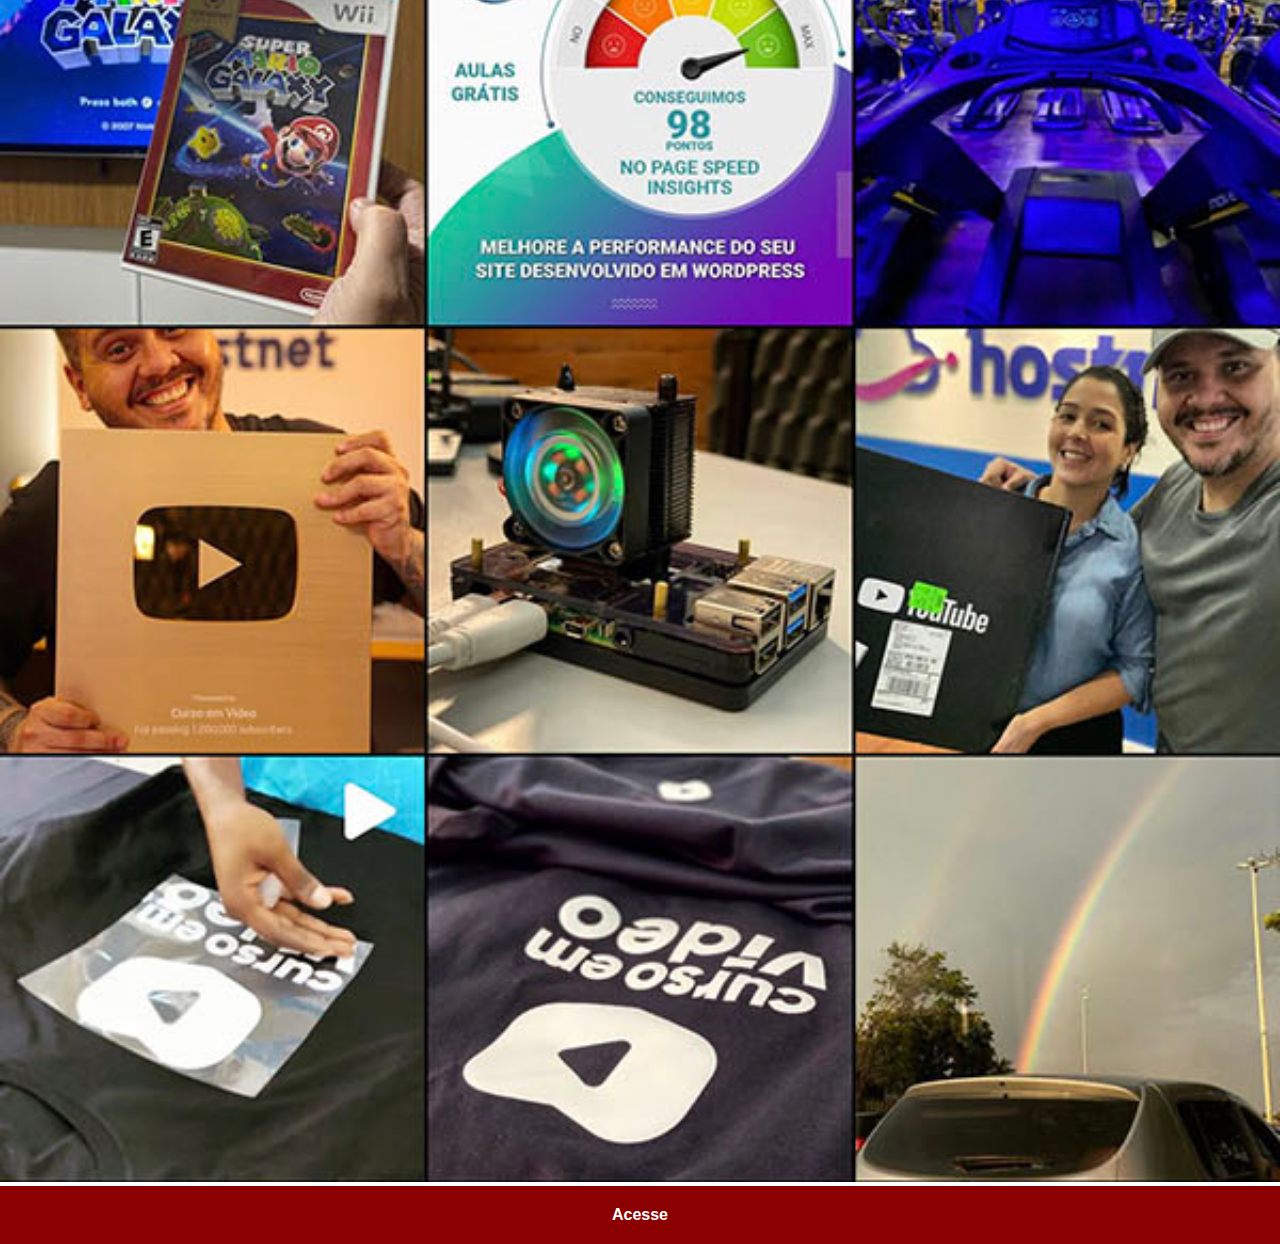
<file: instagram.html>
<!DOCTYPE html>
<html lang="pt-br">

<head>
    <meta charset="UTF-8">
    <meta name="viewport" content="width=device-width, initial-scale=1.0">
    <title>Instagram</title>
    <link rel="stylesheet" href="estilos/social.css">
</head>

<body>
    <img src="imagens/tela-instagram.jpg" alt="">
    <a href="#" target="_blank">Acesse</a>
</body>

</html>
</file>
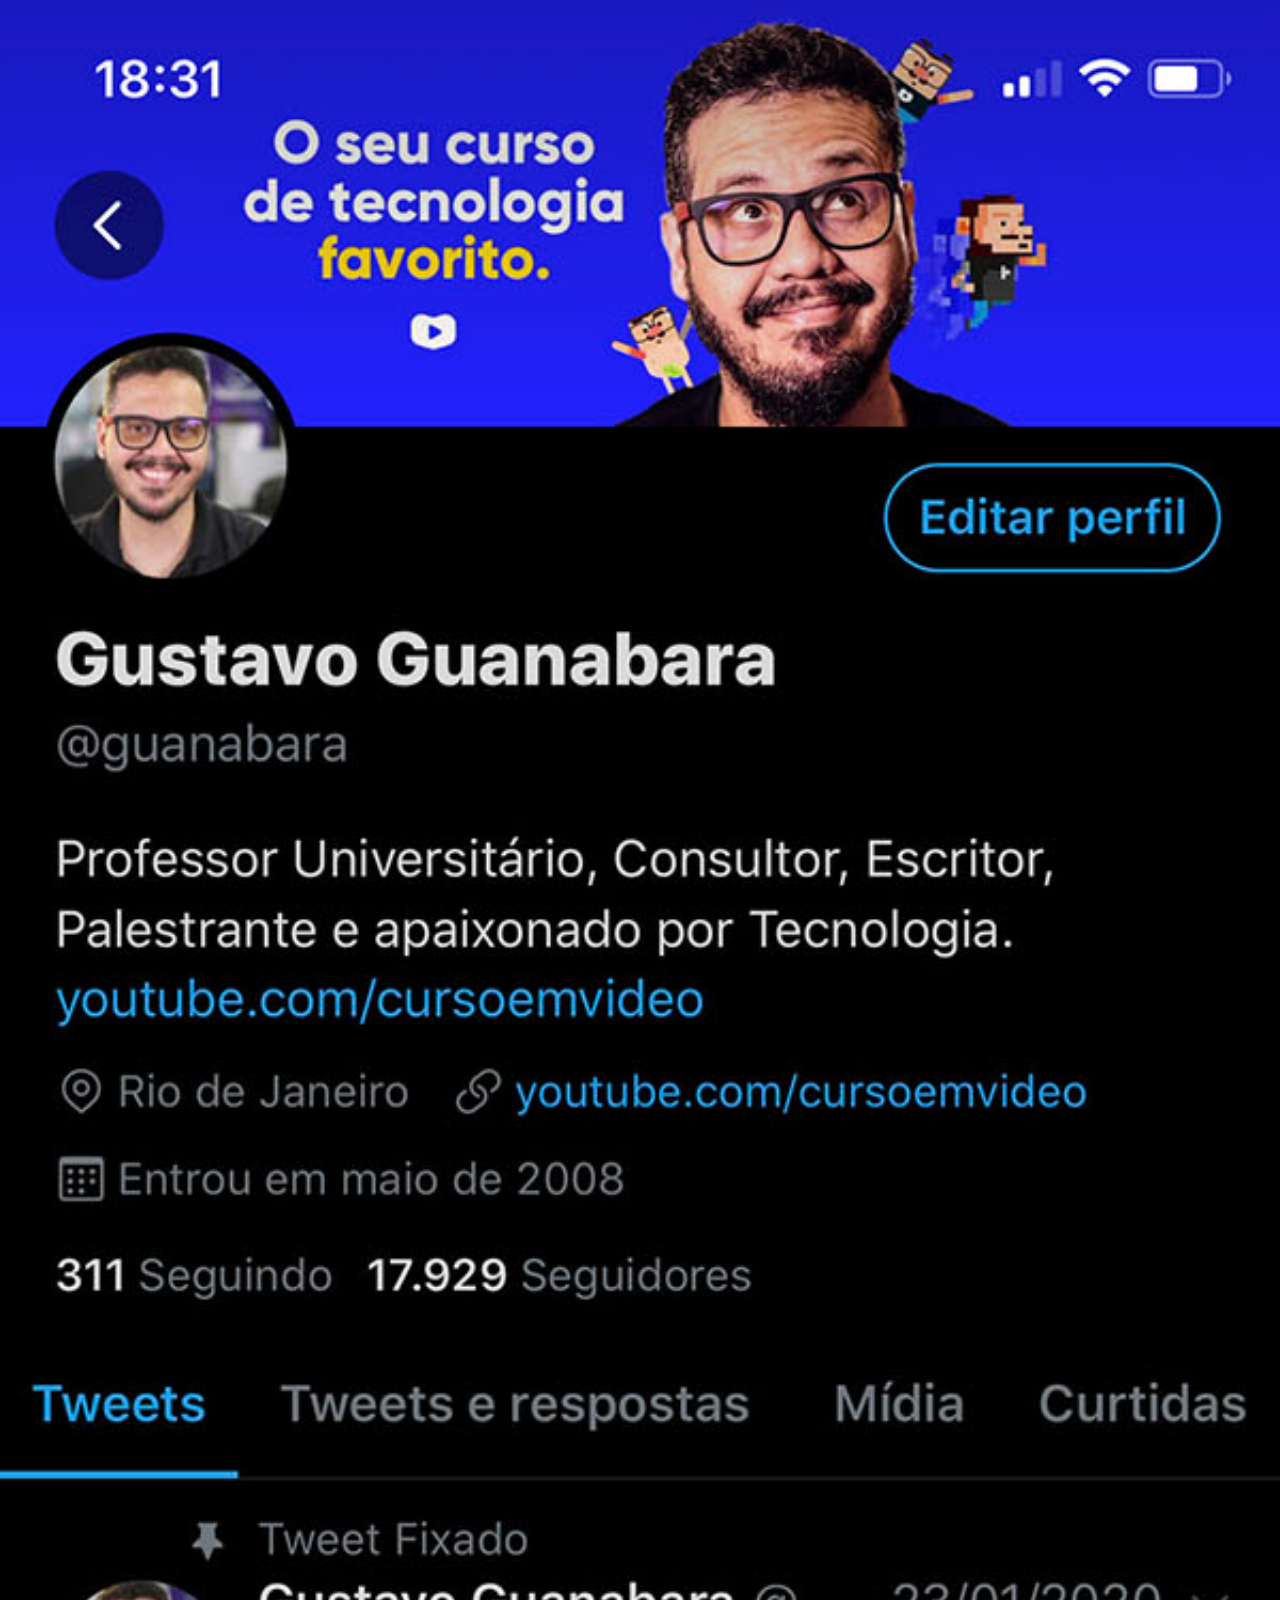
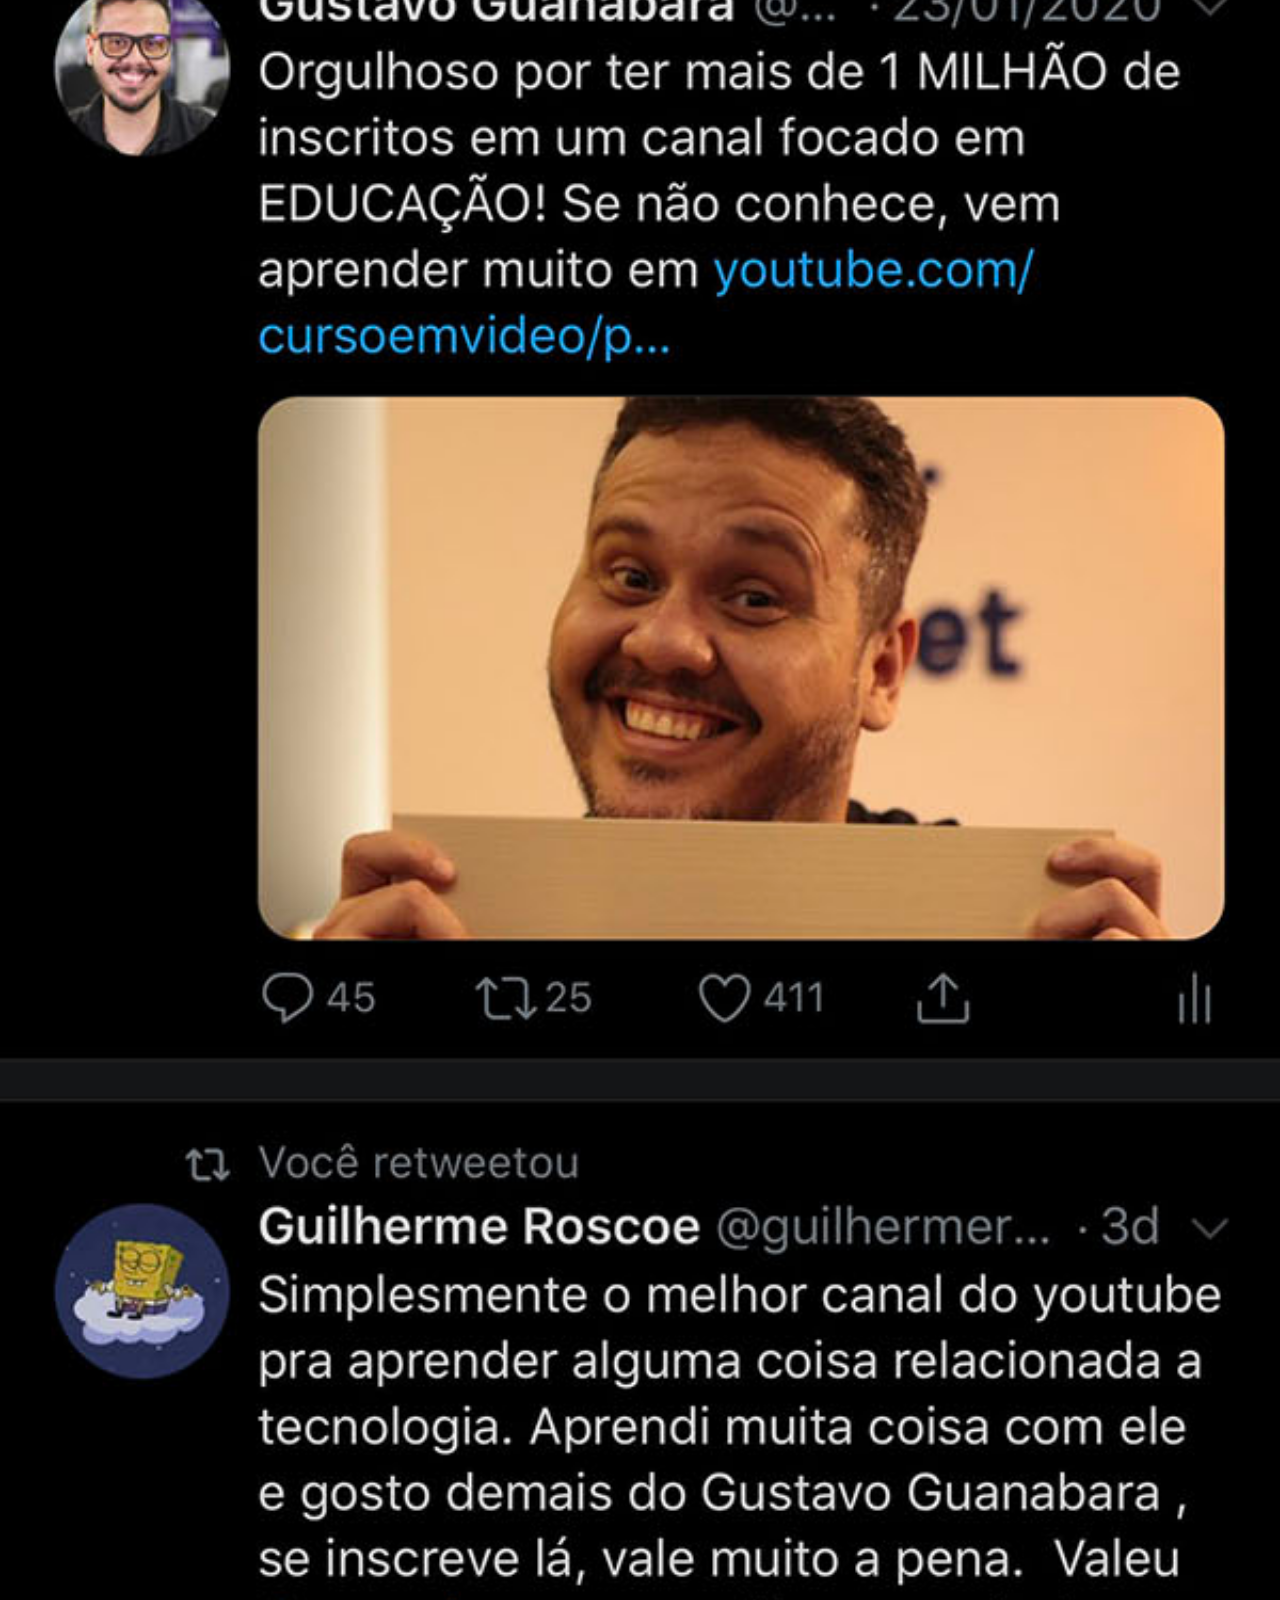
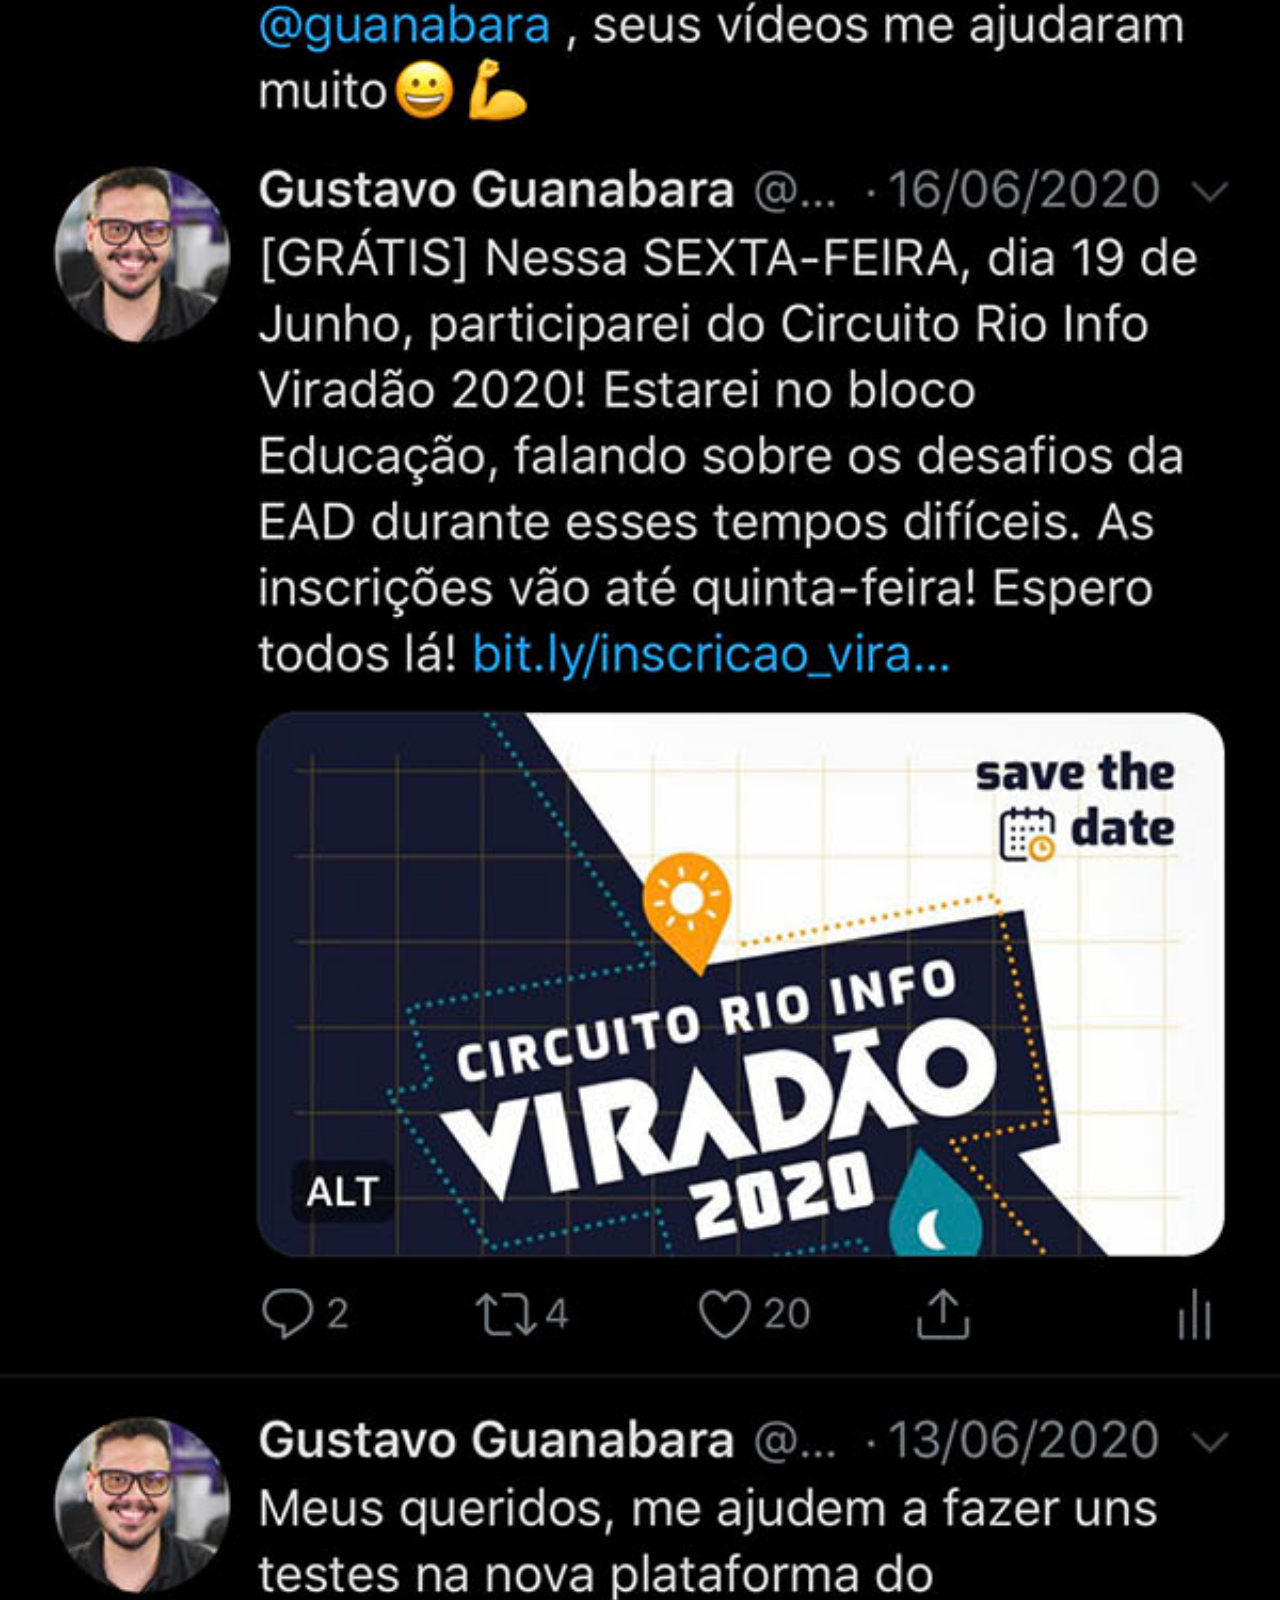
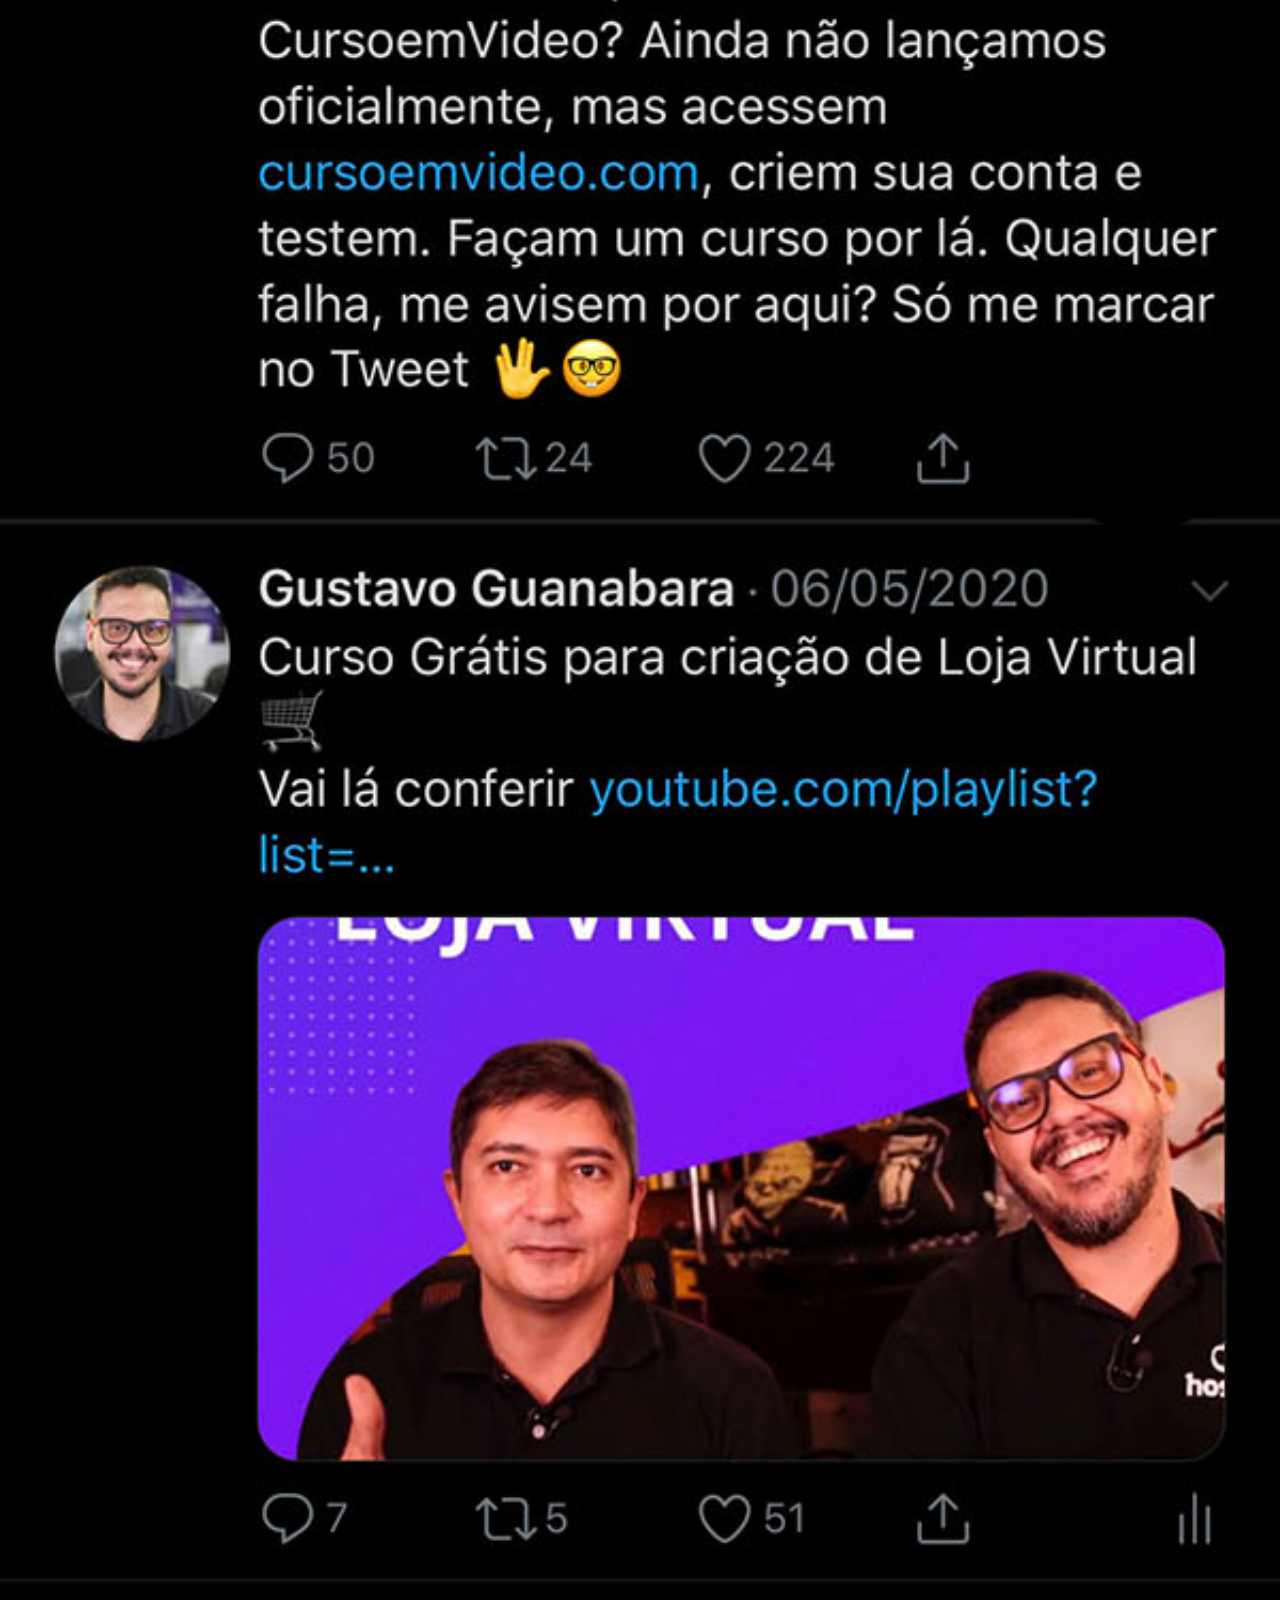
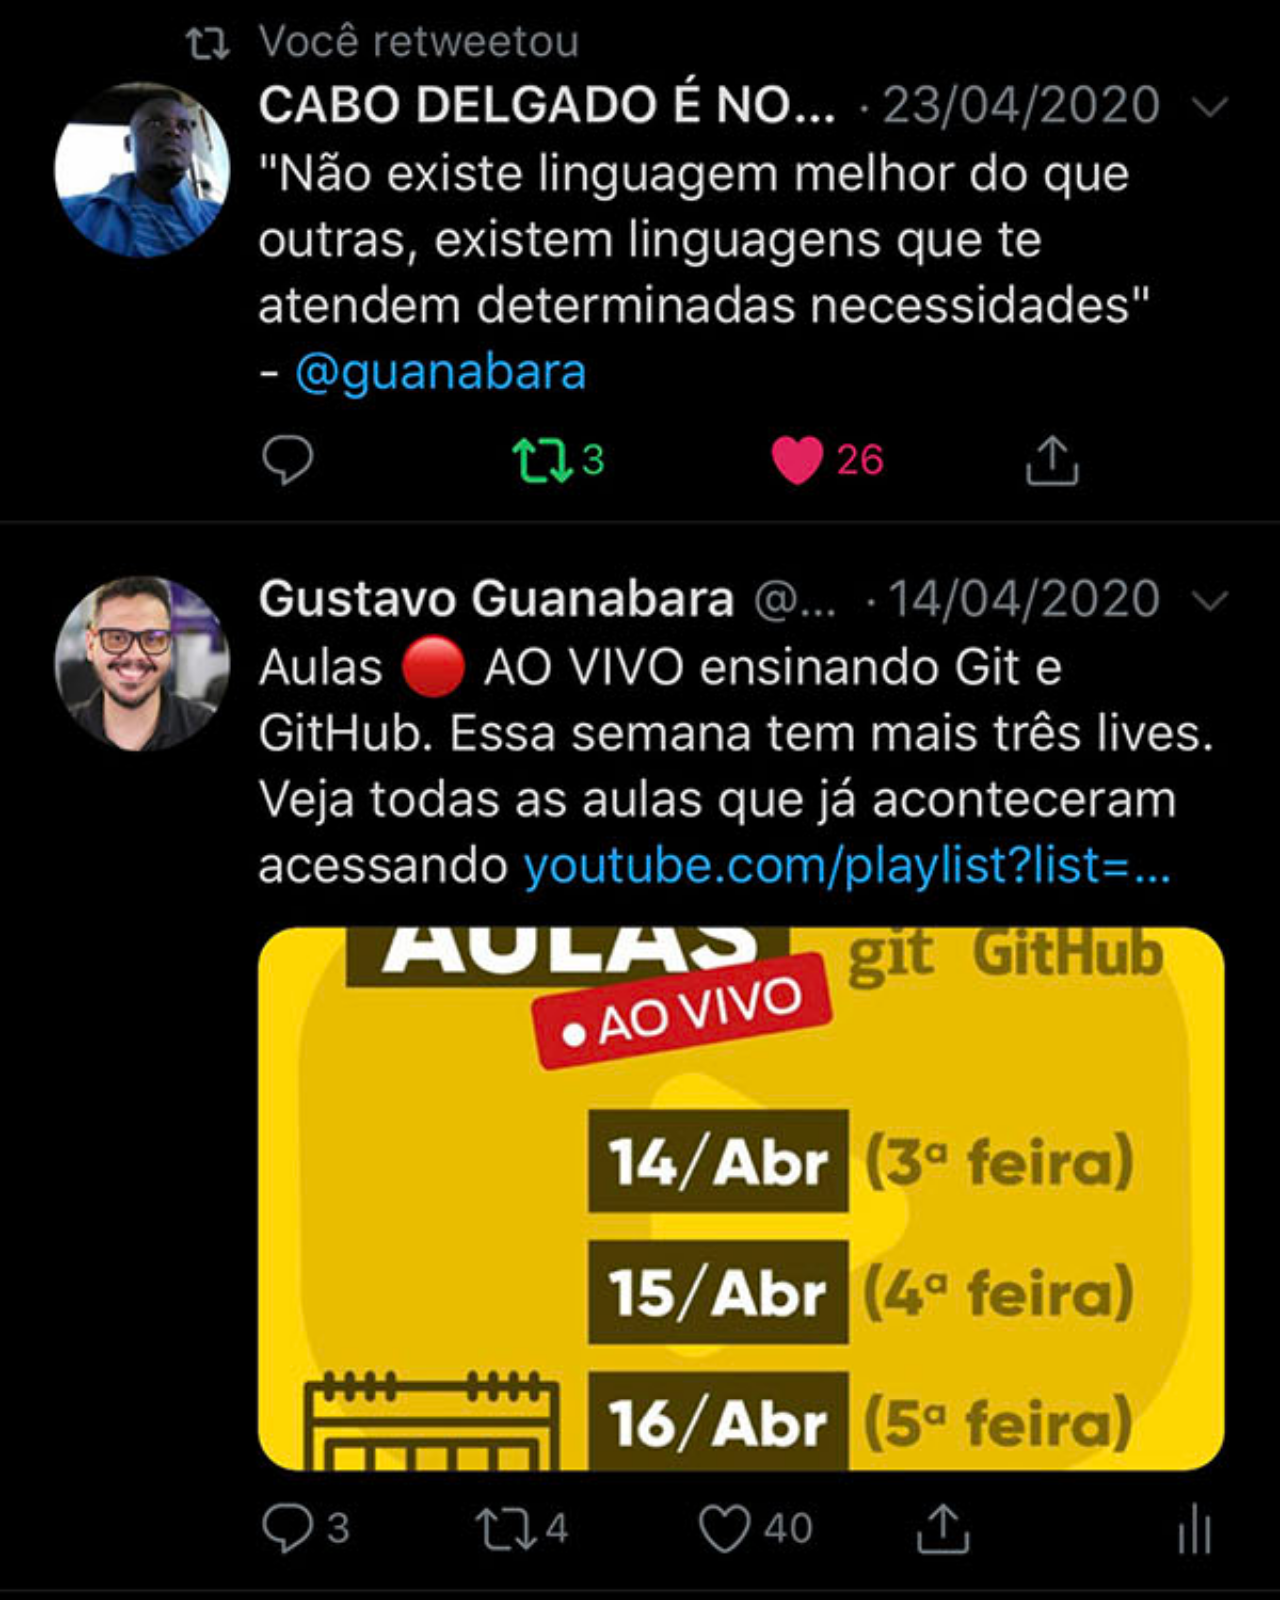
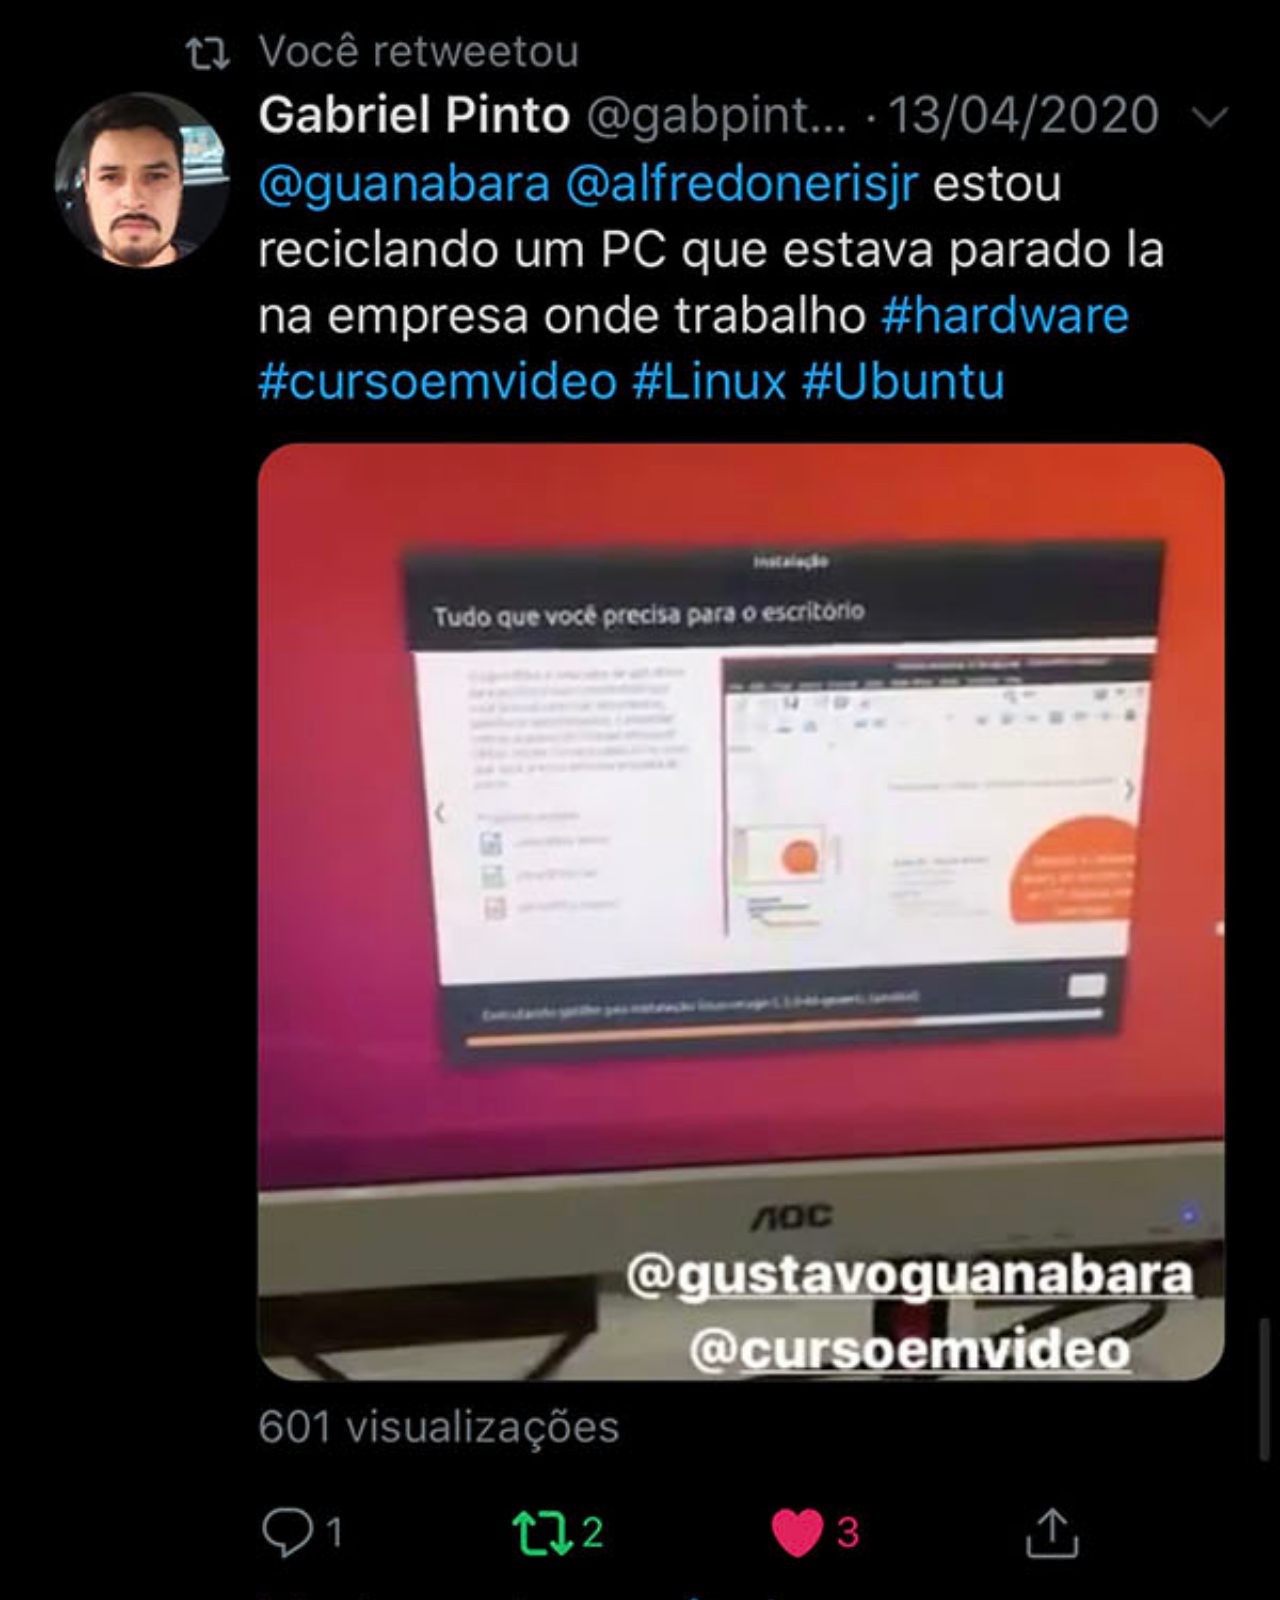
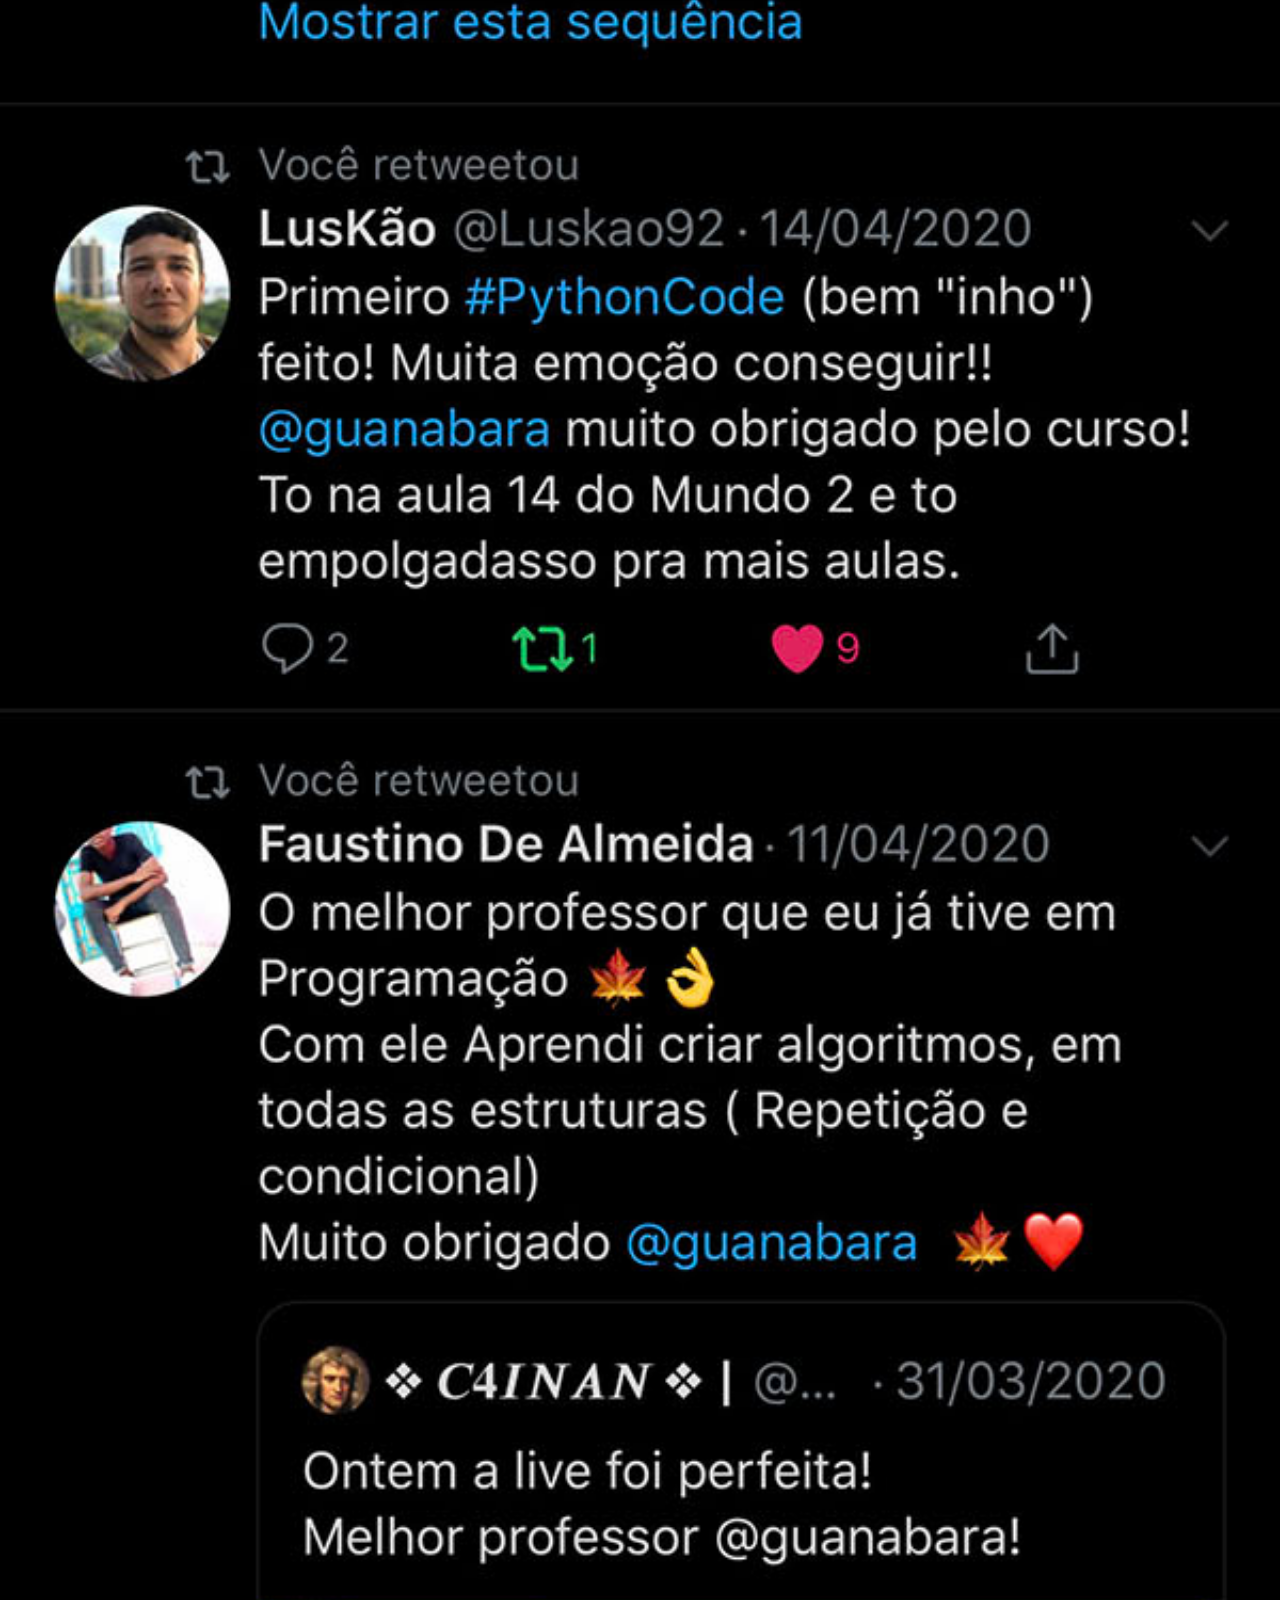
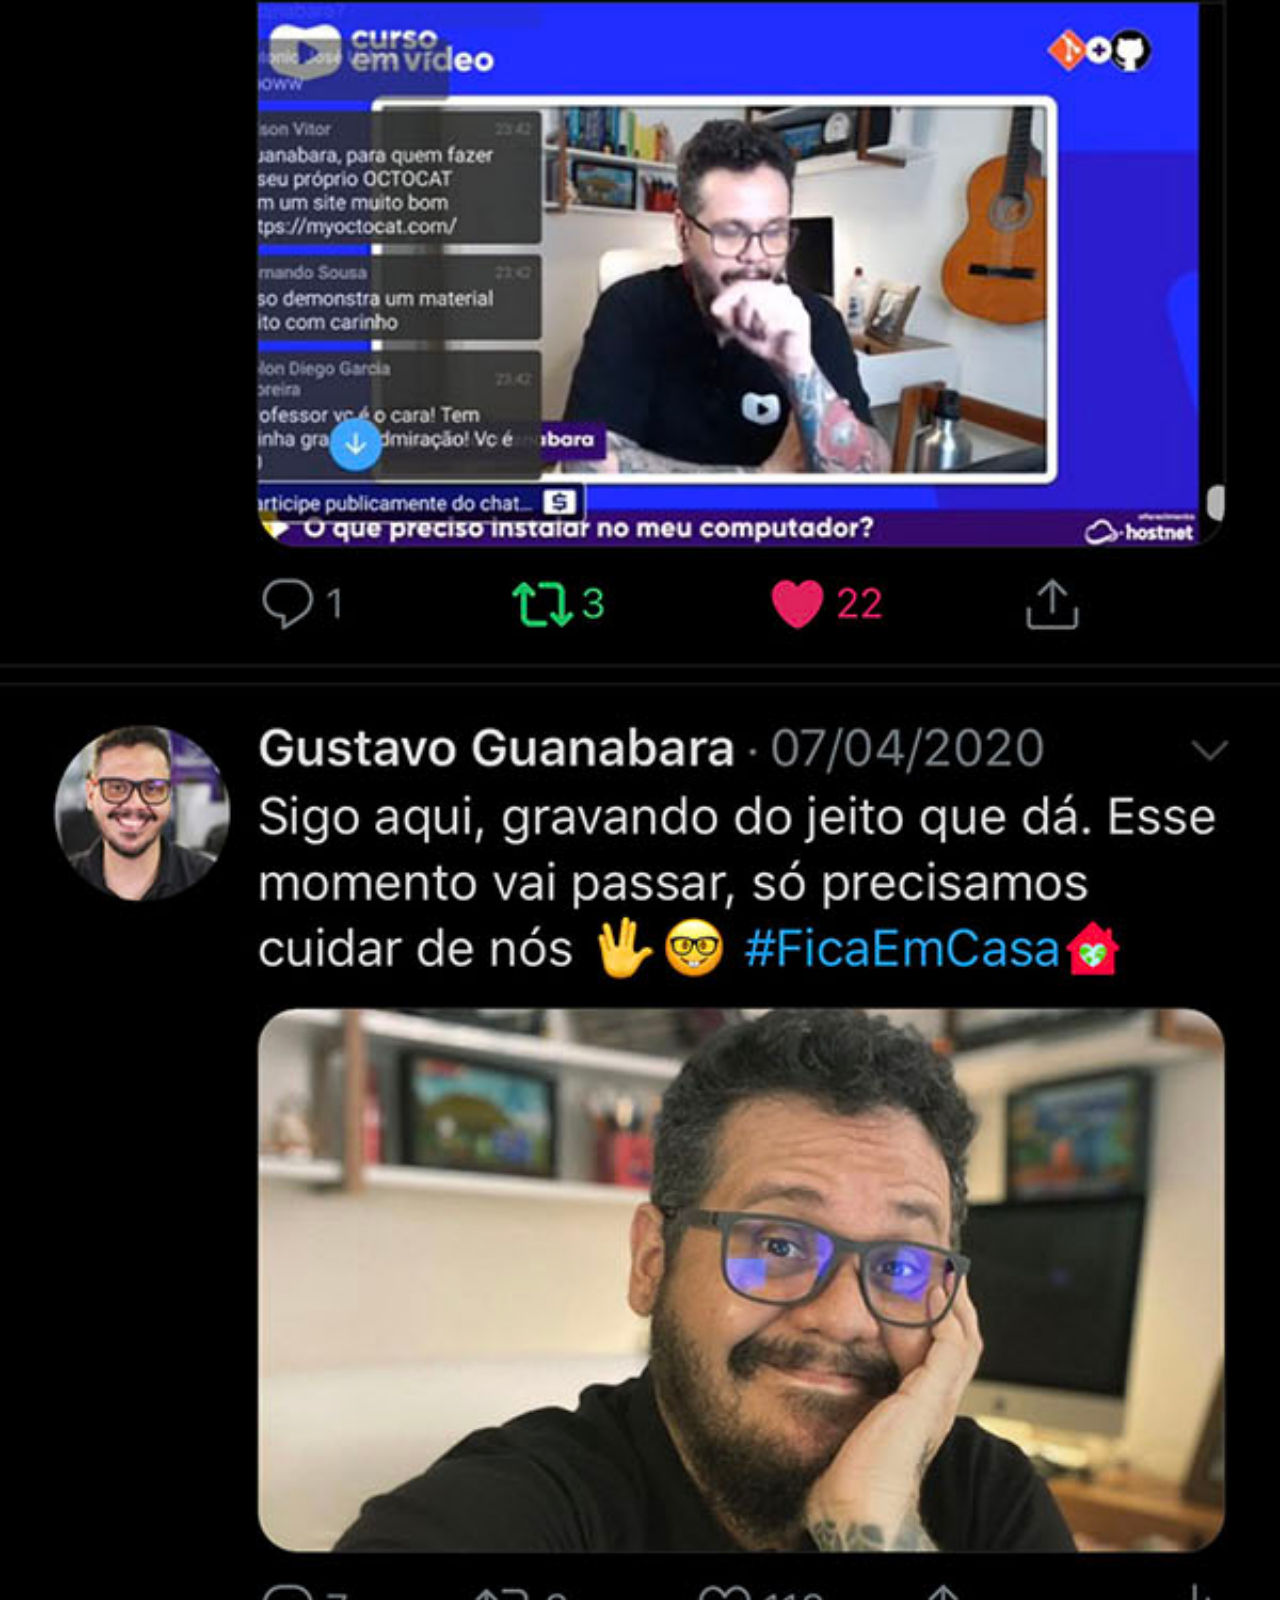
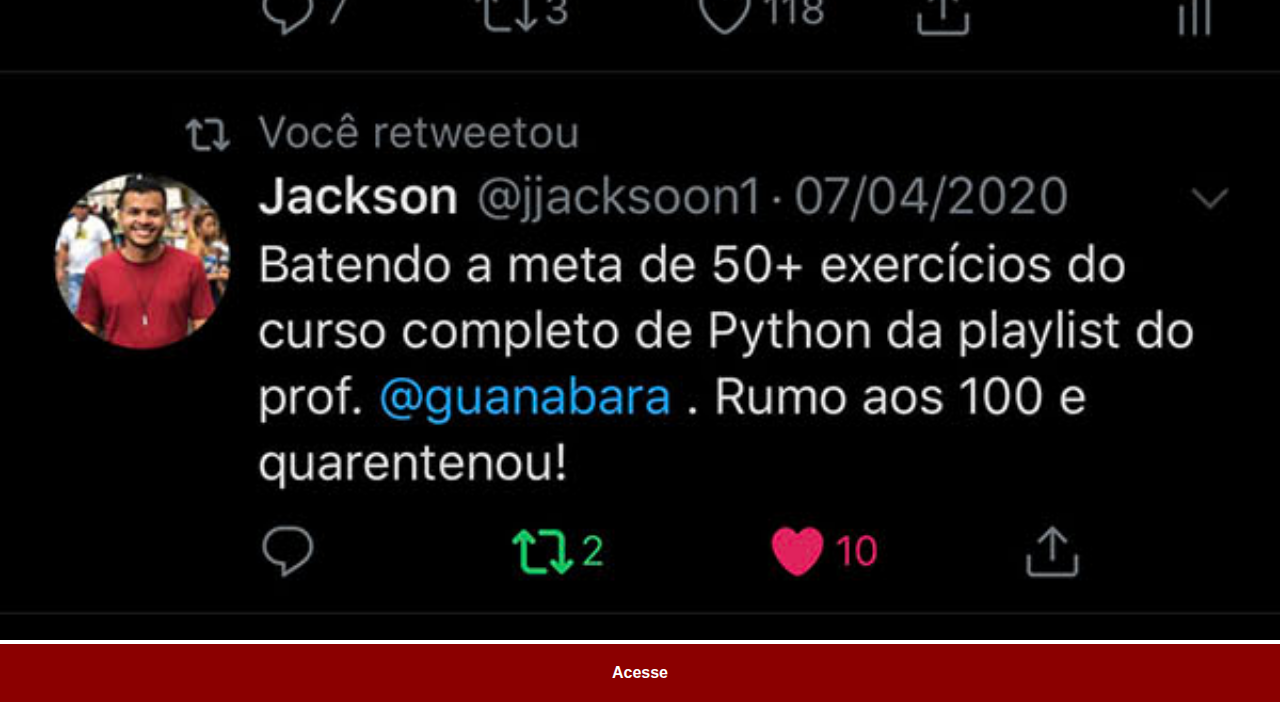
<file: twitter.html>
<!DOCTYPE html>
<html lang="pt-br">

<head>
    <meta charset="UTF-8">
    <meta name="viewport" content="width=device-width, initial-scale=1.0">
    <title>Twitter</title>
    <link rel="stylesheet" href="estilos/social.css">
</head>

<body>
    <img src="imagens/tela-twitter.jpg" alt="">
    <a href="#" target="_blank">Acesse</a>
</body>

</html>
</file>
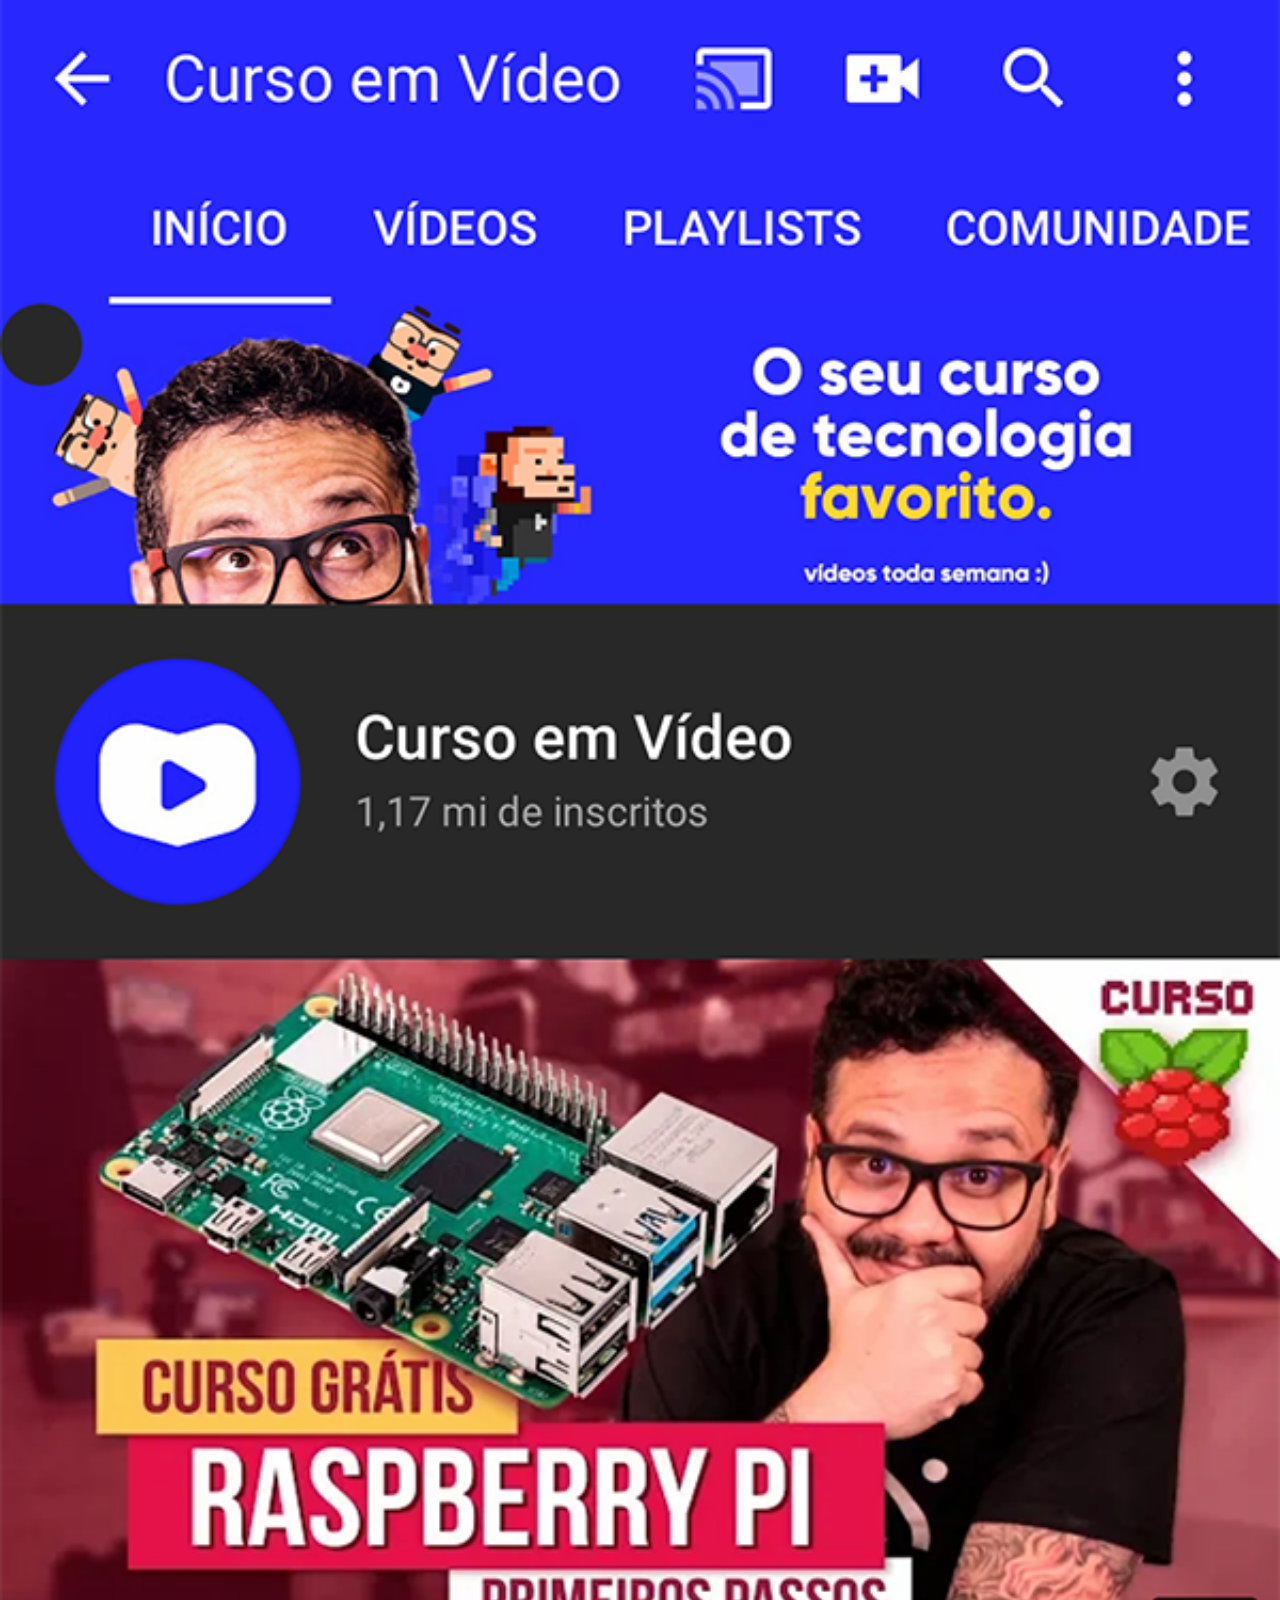
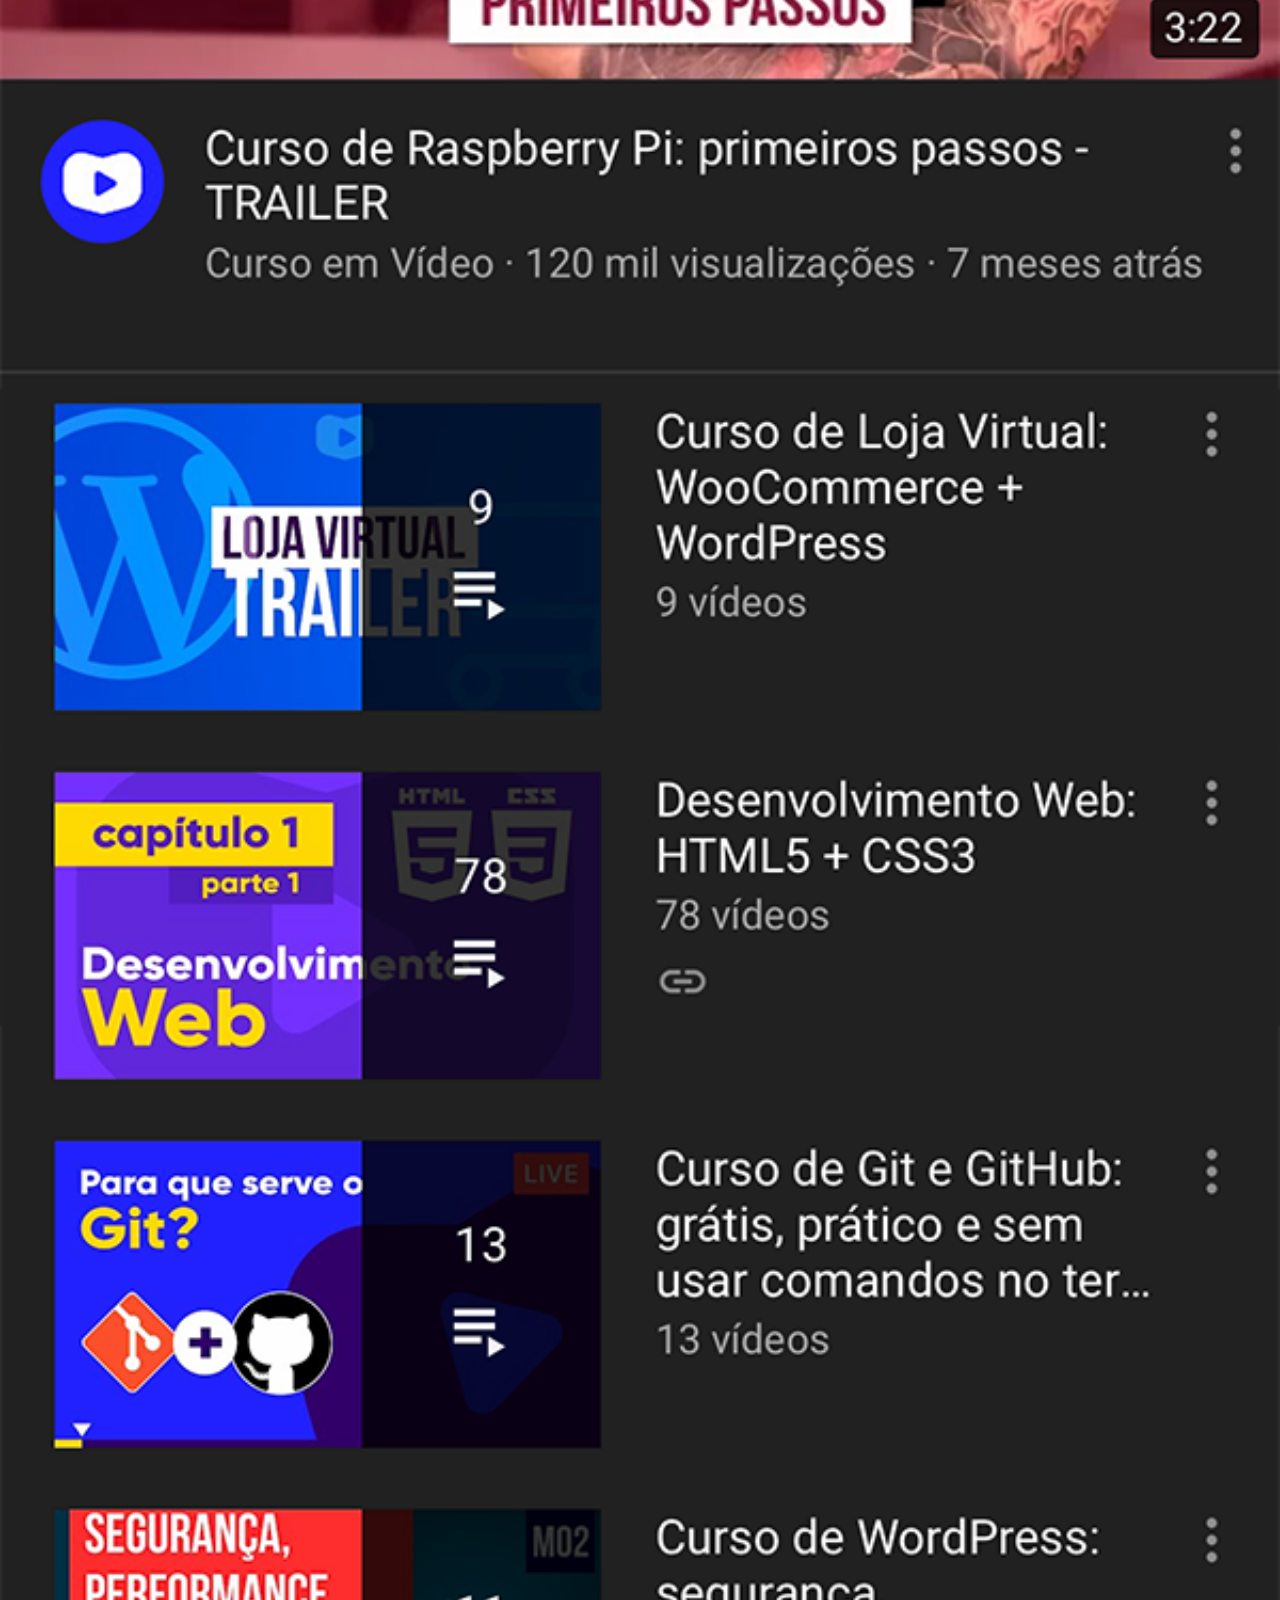
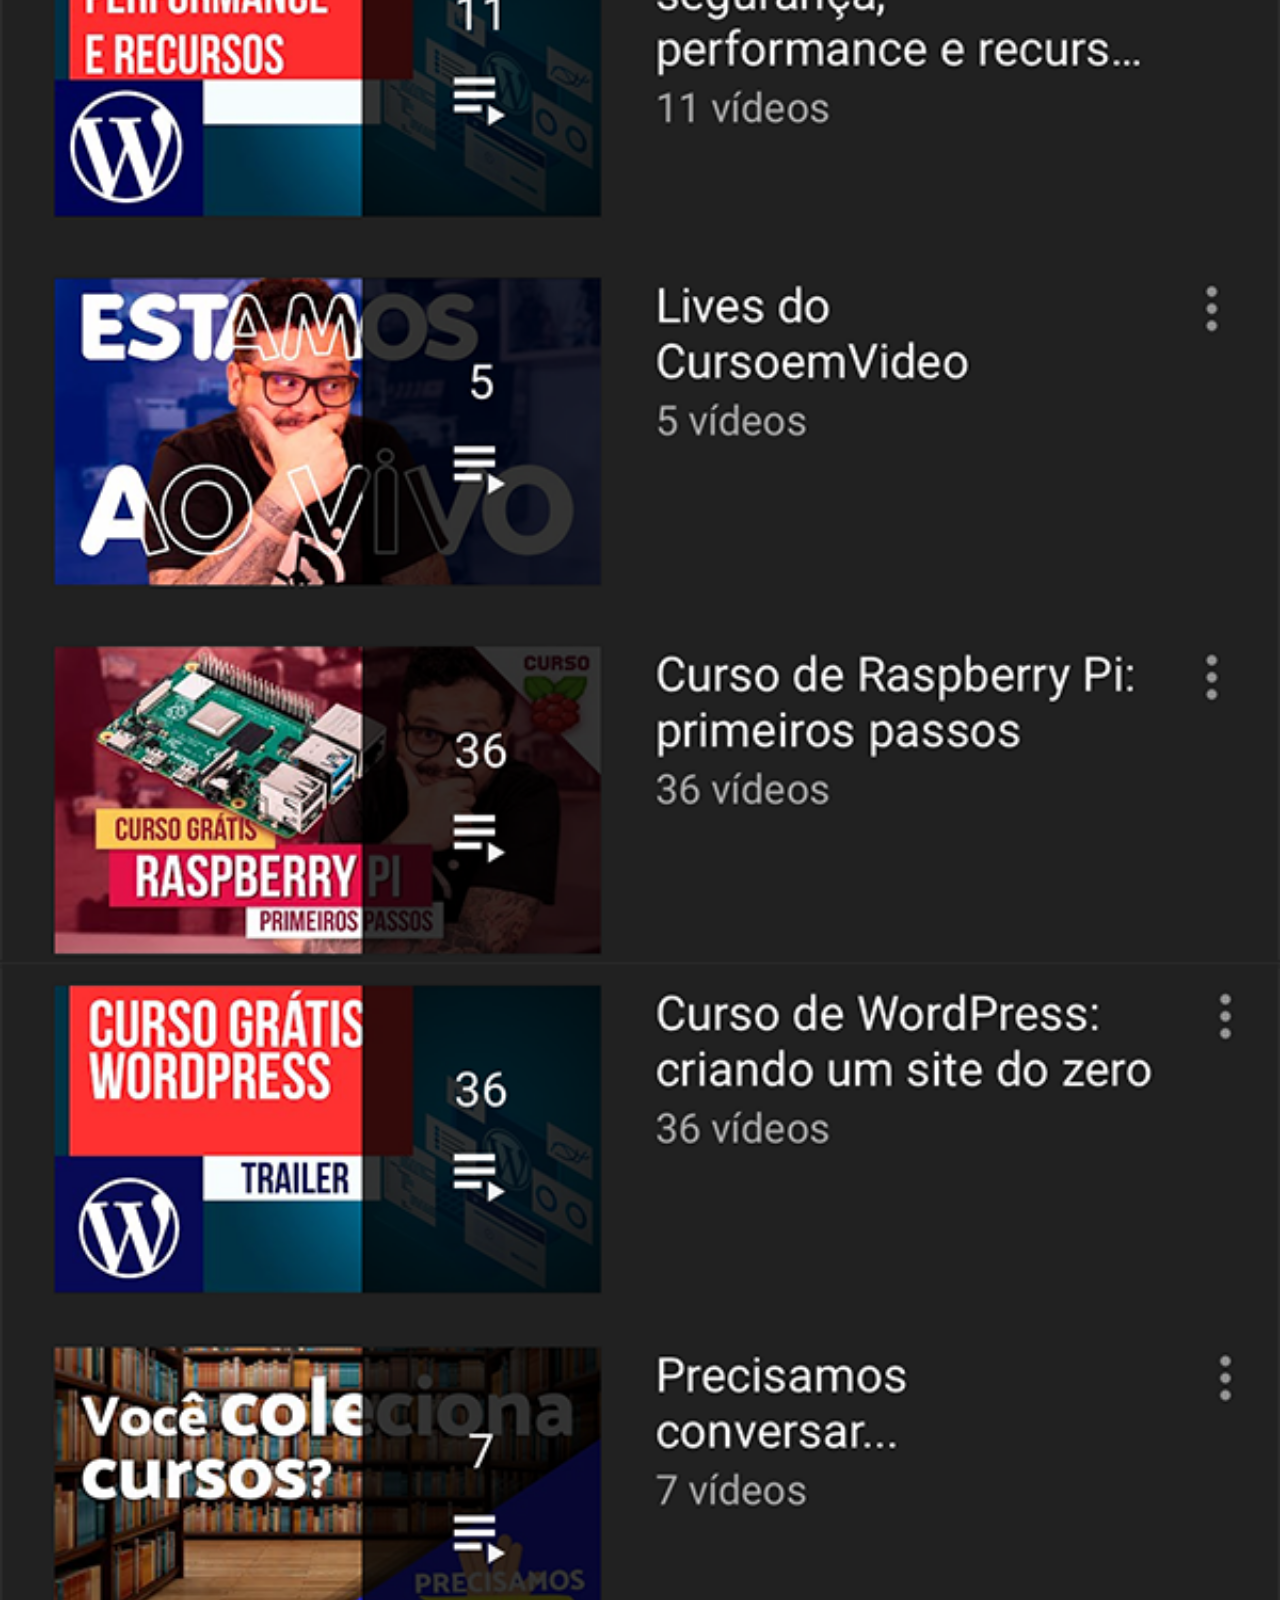
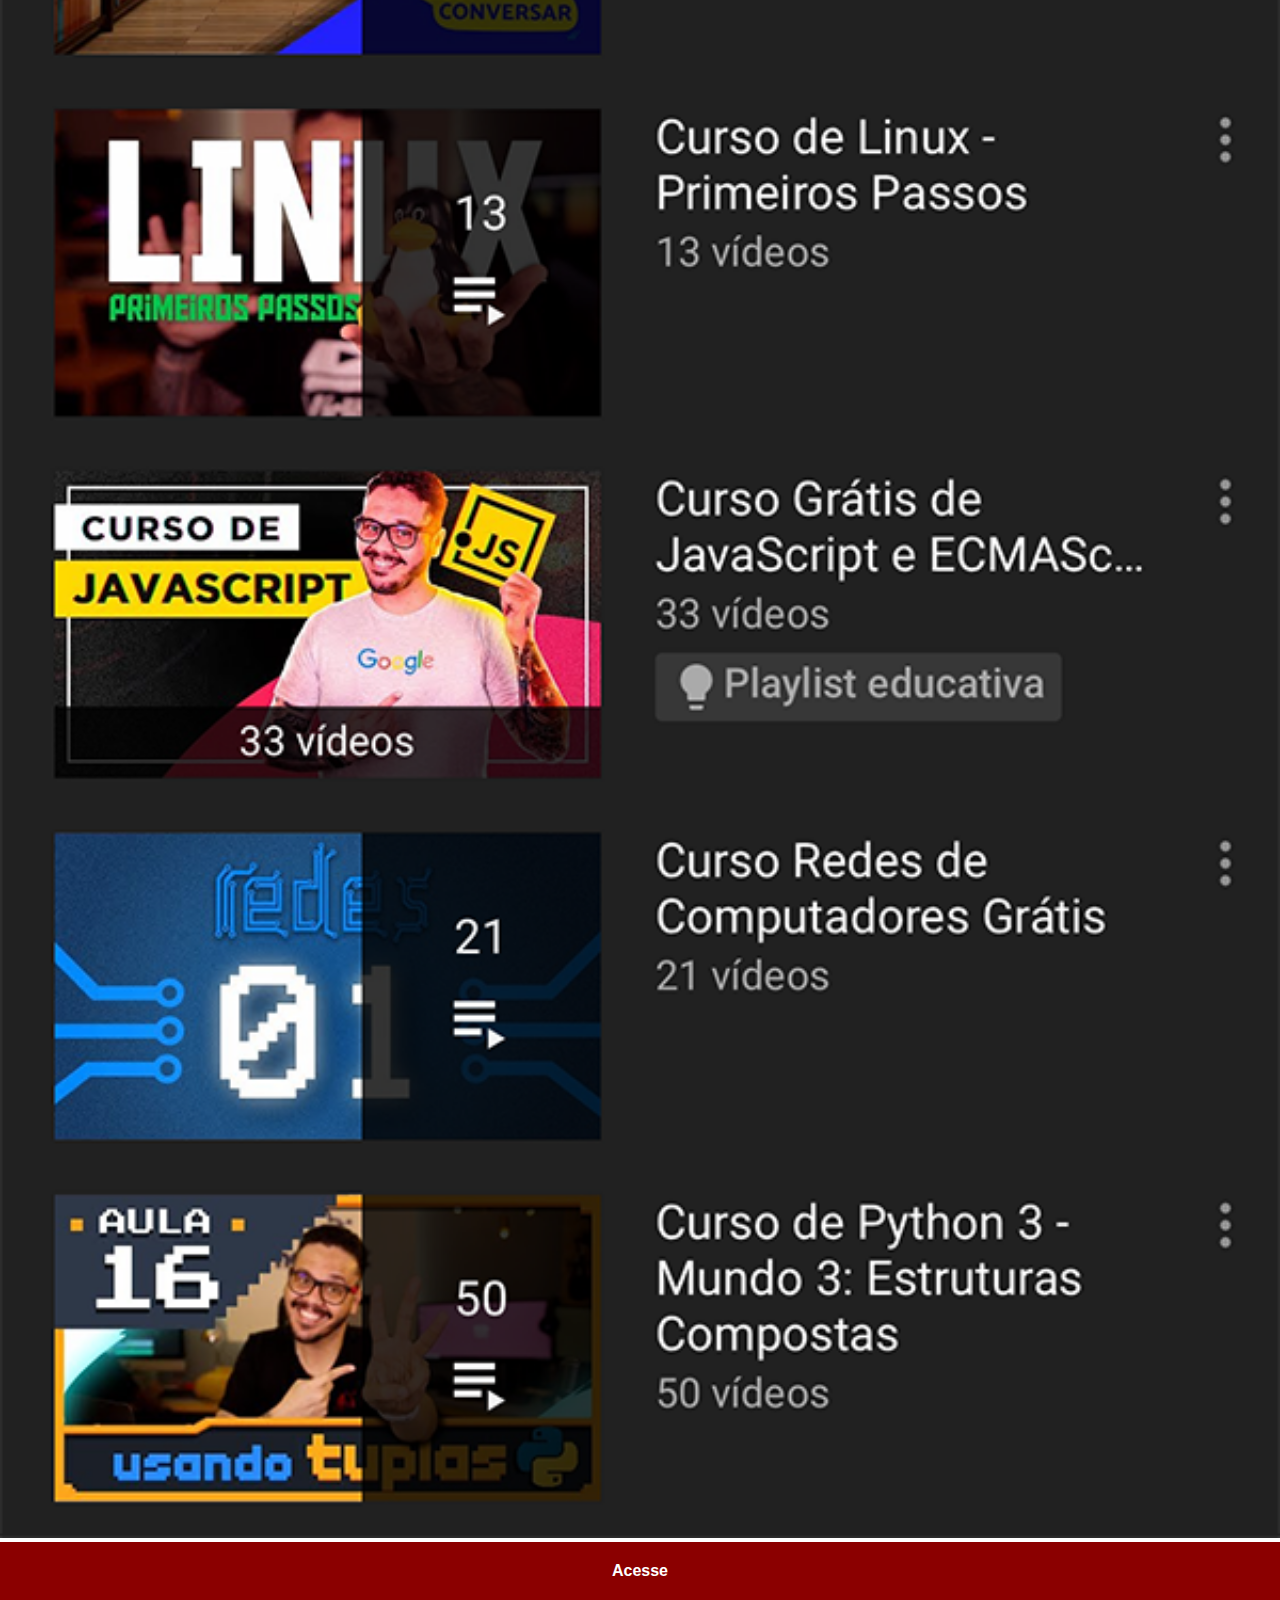
<file: youtube.html>
<!DOCTYPE html>
<html lang="pt-br">
<head>
    <meta charset="UTF-8">
    <meta name="viewport" content="width=device-width, initial-scale=1.0">
    <title>Youtube</title>
    <link rel="stylesheet" href="estilos/social.css">
</head>
<body>
    <img src="imagens/tela-youtube.png" alt="">
    <a href="#" target="_blank">Acesse</a>
</body>
</html>
</file>
<file: estilos/style.css>
@charset "UTF-8";

* {
    margin: 0px;
    padding: 0px;
    font-family: Arial, Helvetica, sans-serif;
}

::-webkit-scrollbar {
    width: 0px;
    height: 0px;
}

html, body {
    height: 100vh;
    width: 100vw;
}

body {
    background: url(../imagens/fundo.jpg) no-repeat top center;
    background-size: cover;
    background-attachment: fixed;
}

main {
    position: relative;
    height: 100vh;
}

section#telefone {
    position: absolute;
    top: 50%;
    left: 50%;
    transform: translate(-50%, -50%);


    height: 627px;
    width: 311px;
    background: url(../imagens/frame-iphone.png) no-repeat;
}

iframe#tela {
    position: relative;
    top: 80px;
    left: 22px;
    width: 266px;
    height: 471px;
}

section#redes-sociais {
    text-align: right;
}

section#redes-sociais img {
    width: 50px;
    margin: 10px;
    border-radius: 50%;
    box-shadow: 2px 2px 5px rgba(0, 0, 0, 0.568);
    box-sizing: border-box;
}

section#redes-sociais img:hover {
    border: 2px solid rgba(255, 255, 255, 0.612);
    transform: translate(-3px, -3px);
    box-shadow: 5px 5px 10px rgba(0, 0, 0, 0.601);
    transition: transform 0.3s, border 1s;
}
</file>
<file: estilos/social.css>
@charset "UTF-8";
 
 * {
     margin: 0px;
     padding: 0px;
     font-family: Arial, Helvetica, sans-serif;
 }

 ::-webkit-scrollbar {
     width: 0px;
     height: 0px;
 }

 img {
     width: 100vw;

 }

 a {
     display: block;
     background-color: darkred;
     color: white;
     padding: 20px;
     text-align: center;
     text-decoration: none;
     font-weight: bolder;
 }

 a:hover {
     background-color: red;
 }
</file>
